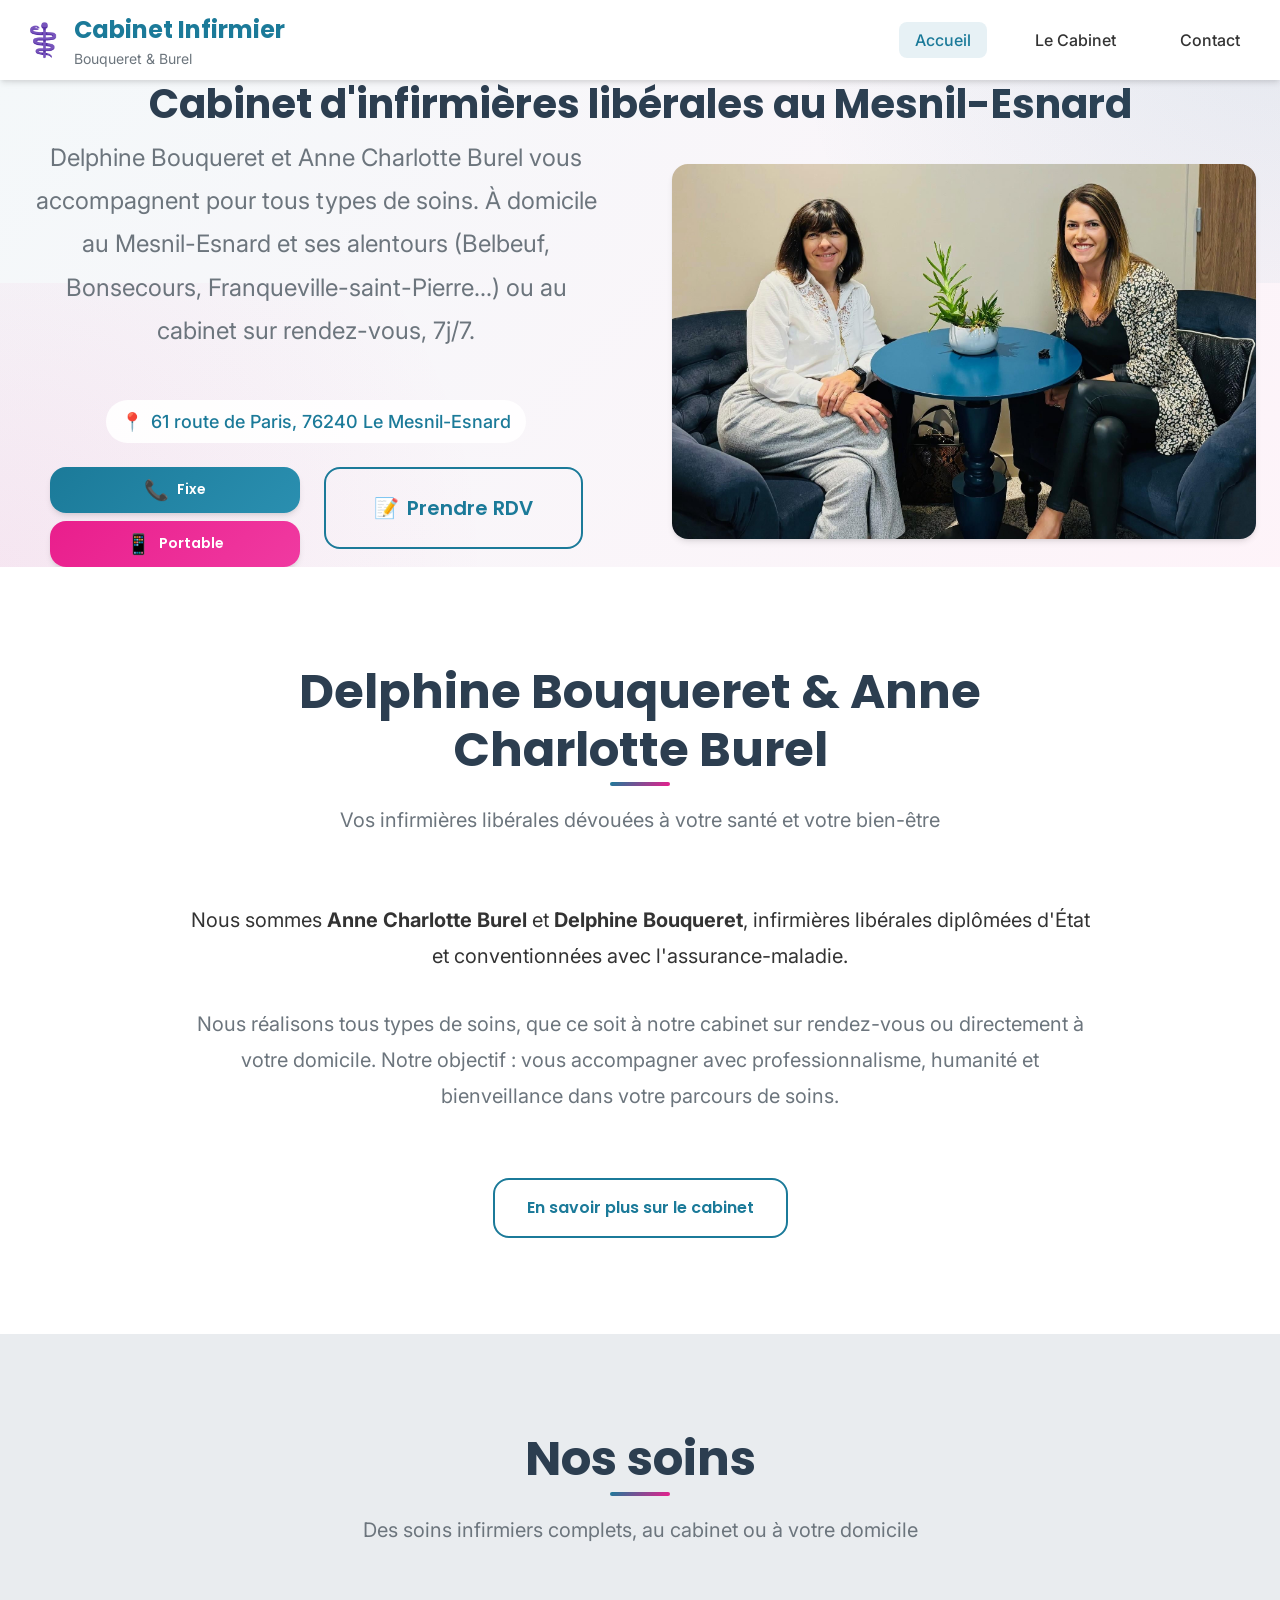
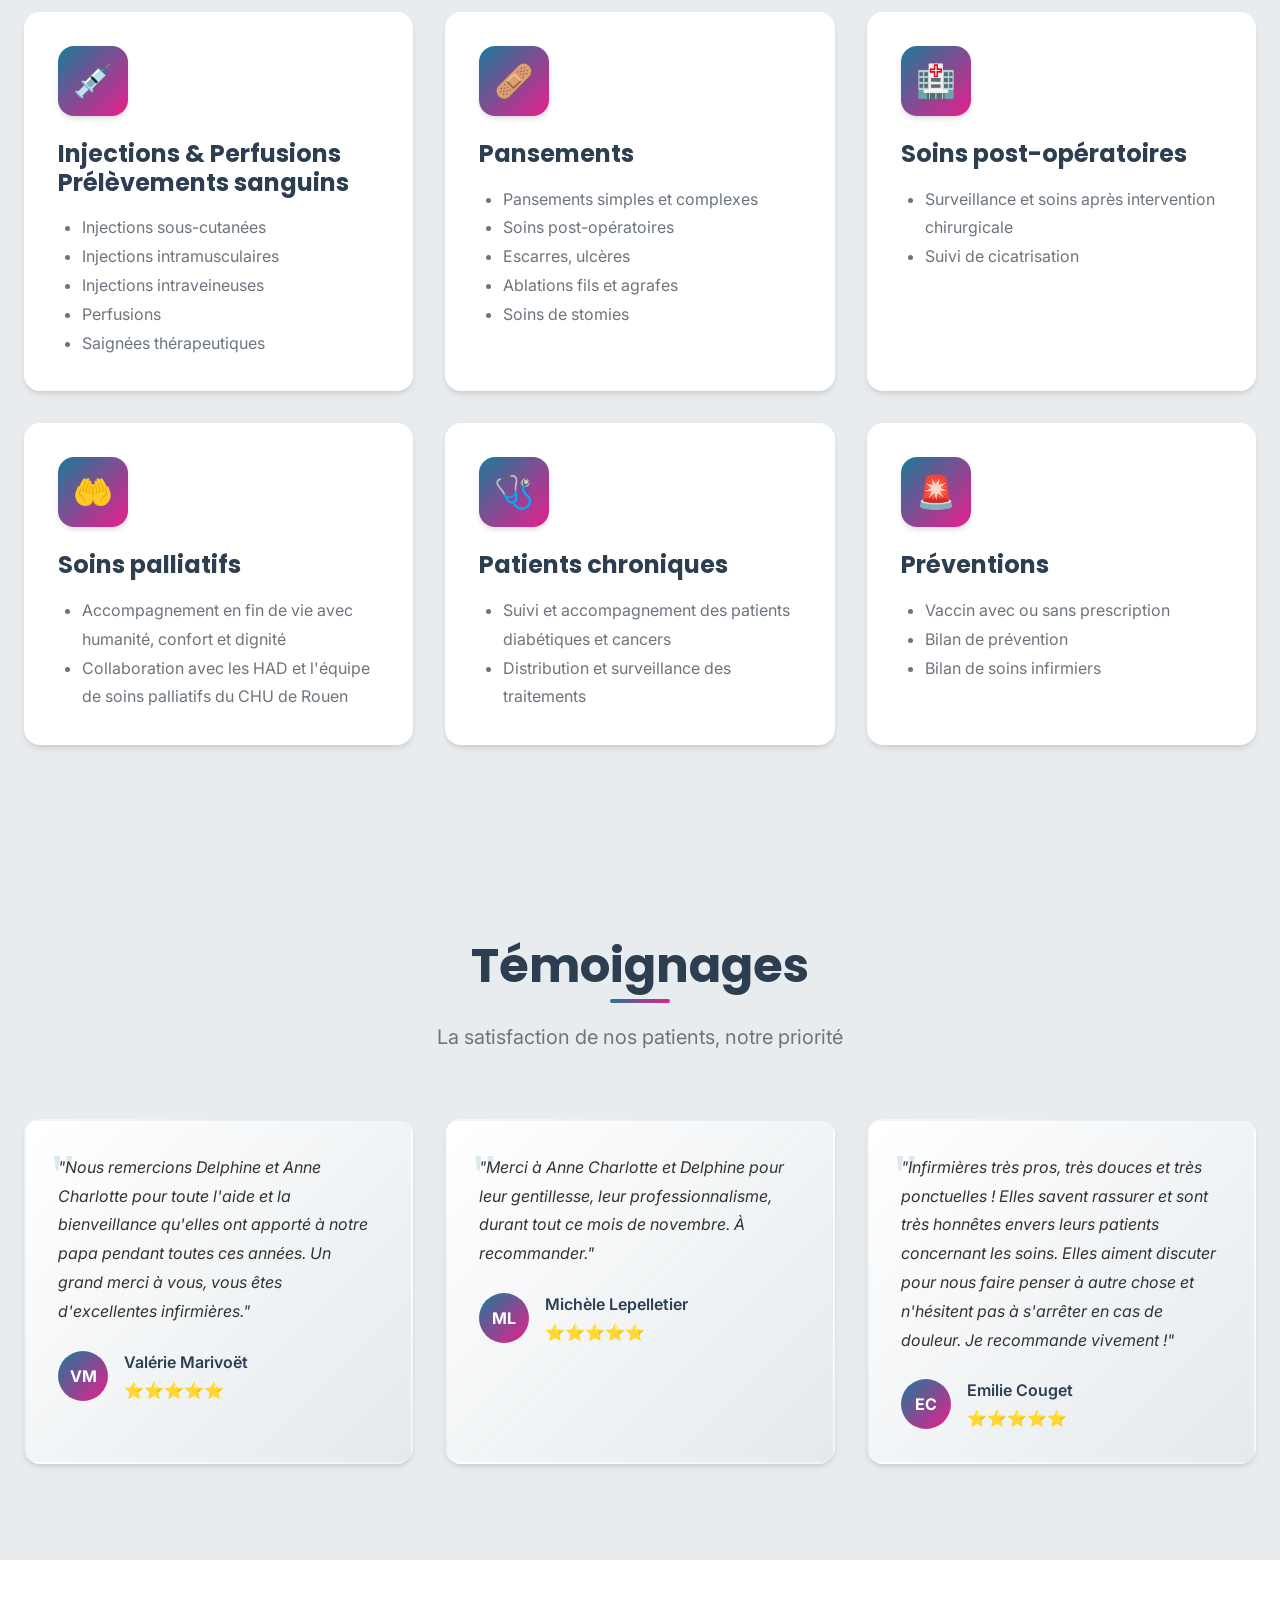
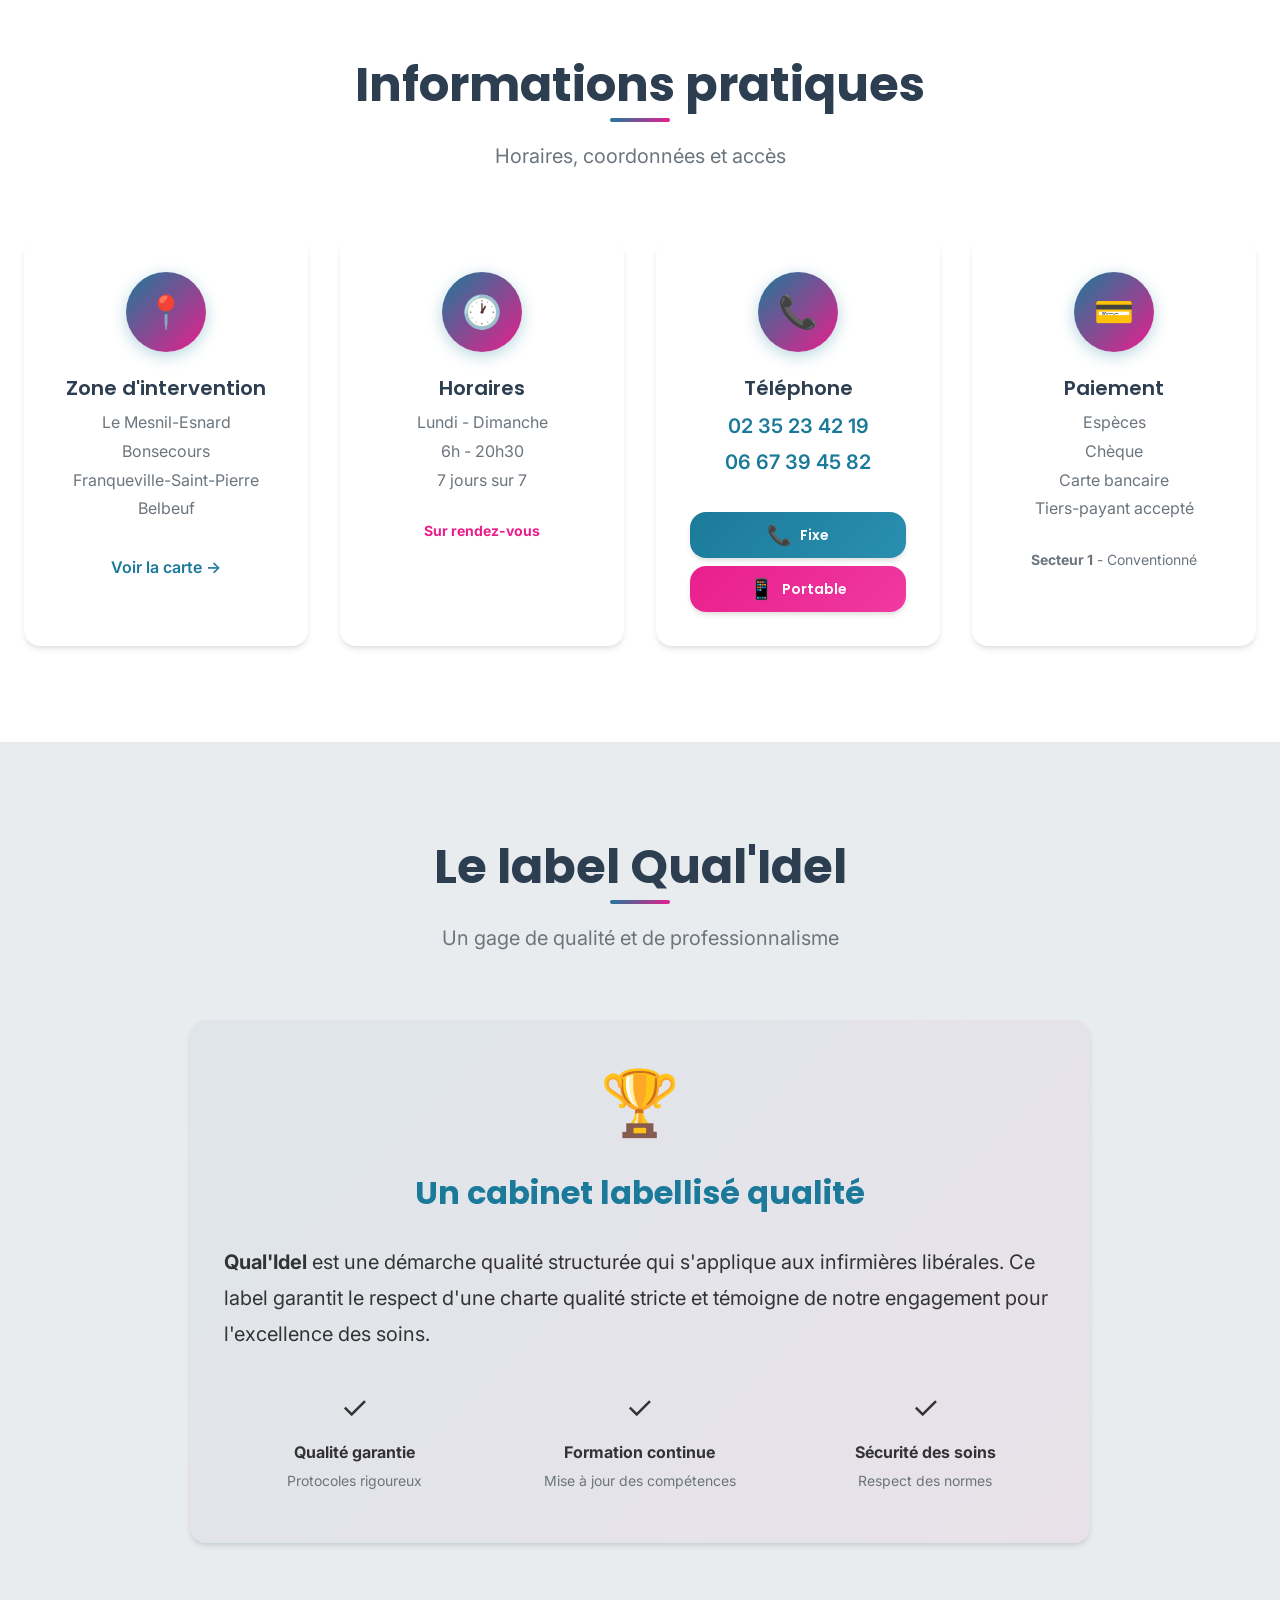
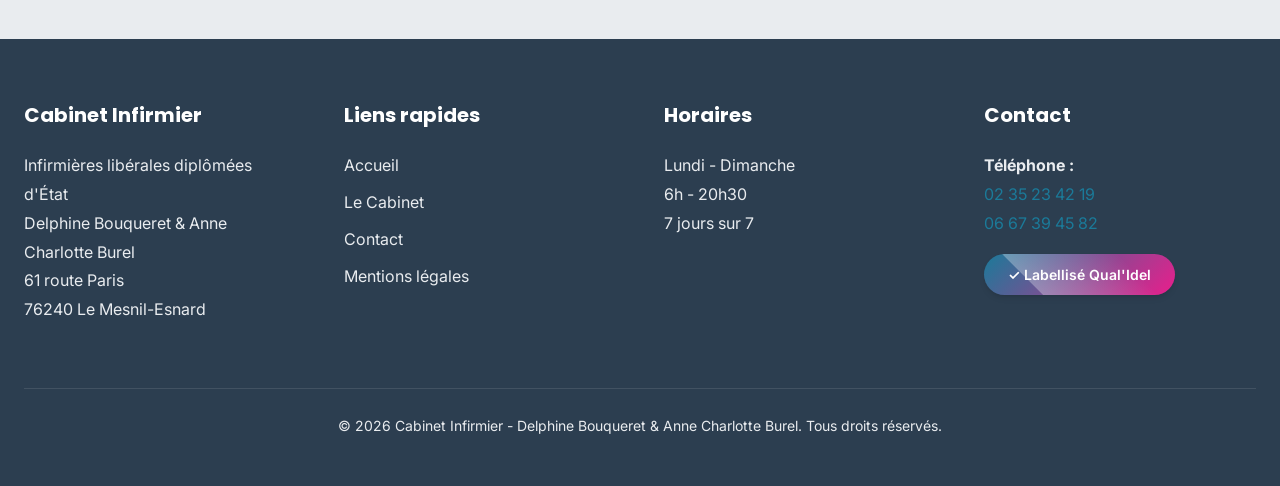
<file: index.html>
<!DOCTYPE html>
<html lang="fr">

<head>
  <meta charset="UTF-8">
  <meta name="viewport" content="width=device-width, initial-scale=1.0">
  <meta name="description"
    content="Delphine Bouqueret et Anne Charlotte Burel, infirmières libérales au Mesnil-Esnard (76). Soins infirmiers à domicile et au cabinet 7j/7.">
  <meta name="keywords"
    content="infirmière libérale, infirmières, soins à domicile, Le Mesnil-Esnard, 76240, soins infirmiers, Delphine Bouqueret, Anne Charlotte Burel">
  <meta name="author" content="Delphine Bouqueret & Anne Charlotte Burel">

  <!-- Open Graph / Facebook -->
  <meta property="og:type" content="website">
  <meta property="og:url" content="https://www.votre-site.fr/">
  <meta property="og:title" content="Infirmières Libérales Le Mesnil-Esnard | Bouqueret & Burel">
  <meta property="og:description"
    content="Delphine Bouqueret et Anne Charlotte Burel, infirmières libérales au Mesnil-Esnard. Soins à domicile et sur rendez-vous 7j/7.">
  <meta property="og:image" content="https://www.votre-site.fr/assets/images/portrait-infirmieres.jpg">

  <!-- Favicon -->
  <link rel="icon"
    href="data:image/svg+xml,<svg xmlns=%22http://www.w3.org/2000/svg%22 viewBox=%220 0 100 100%22><text y=%22.9em%22 font-size=%2290%22>⚕️</text></svg>">

  <!-- Google Fonts -->
  <link rel="preconnect" href="https://fonts.googleapis.com">
  <link rel="preconnect" href="https://fonts.gstatic.com" crossorigin>
  <link
    href="https://fonts.googleapis.com/css2?family=Inter:wght@300;400;500;600;700&family=Poppins:wght@300;400;500;600;700&display=swap"
    rel="stylesheet">

  <!-- Stylesheets -->
  <link rel="stylesheet" href="assets/css/variables.css">
  <link rel="stylesheet" href="assets/css/style.css">
  <link rel="stylesheet" href="assets/css/responsive.css">

  <!-- Schema.org markup for Google -->
  <script type="application/ld+json">
  {
    "@context": "https://schema.org",
    "@type": "MedicalBusiness",
    "name": "Cabinet d'Infirmières Libérales - Bouqueret & Burel",
    "alternateName": ["Delphine Bouqueret", "Anne Charlotte Burel"],
    "image": "https://www.votre-site.fr/assets/images/portrait-infirmieres.jpg",
    "description": "Infirmières libérales au Mesnil-Esnard. Soins infirmiers à domicile et au cabinet.",
    "address": {
      "@type": "PostalAddress",
      "streetAddress": "61 route de Paris",
      "addressLocality": "Le Mesnil-Esnard",
      "postalCode": "76240",
      "addressCountry": "FR"
    },
    "telephone": "+33235234219",
    "openingHoursSpecification": {
      "@type": "OpeningHoursSpecification",
      "dayOfWeek": ["Monday", "Tuesday", "Wednesday", "Thursday", "Friday", "Saturday", "Sunday"],
      "opens": "06:00",
      "closes": "20:30"
    },
    "priceRange": "€€",
    "paymentAccepted": ["Cash", "Check"]
  }
  </script>

  <title>Infirmières Libérales Le Mesnil-Esnard | Bouqueret & Burel</title>
</head>

<body>
  <!-- LOADER -->
  <div class="page-loader">
    <div class="loader-spinner"></div>
  </div>

  <!-- HEADER -->
  <header class="header">
    <div class="header-container">
      <div class="header-logo">
        <div style="display: flex; align-items: center; gap: 10px;">
          <span style="font-size: 2rem;">⚕️</span>
          <div>
            <div class="logo-text">Cabinet Infirmier</div>
            <div class="logo-subtitle">Bouqueret & Burel</div>
          </div>
        </div>
      </div>

      <nav class="nav">
        <ul class="nav-menu">
          <li><a href="index.html" class="nav-link active">Accueil</a></li>

          <li><a href="pages/cabinet.html" class="nav-link">Le Cabinet</a></li>
          <li><a href="pages/contact.html" class="nav-link">Contact</a></li>
        </ul>

        <button class="nav-toggle" aria-label="Toggle navigation">
          <span></span>
          <span></span>
          <span></span>
        </button>
      </nav>
    </div>
  </header>

  <!-- HERO SECTION -->
  <section class="hero"
    style="min-height: 60vh; display: flex; align-items: center; padding-top: var(--header-height);">
    <div class="container">
      <div style="text-align: center; margin-bottom: var(--spacing-sm);">
        <h1 style="margin-bottom: 0; color: var(--color-neutral-dark); font-size: var(--font-size-3xl);">
          Cabinet d'infirmières libérales au Mesnil-Esnard
        </h1>
      </div>
      <div class="hero-content" style="align-items: center; justify-content: center; text-align: center;">
        <div class="hero-text">
          <p class="hero-subtitle">
            Delphine Bouqueret et Anne Charlotte Burel vous accompagnent pour tous
            types de soins. À domicile au Mesnil-Esnard et ses alentours (Belbeuf, Bonsecours,
            Franqueville-saint-Pierre...) ou au cabinet sur rendez-vous, 7j/7.
          </p>
          <div
            style="margin-top: var(--spacing-md); margin-bottom: var(--spacing-lg); display: flex; align-items: center; justify-content: center; gap: 8px; font-size: var(--font-size-md); font-weight: var(--font-weight-medium); color: var(--color-primary); background: rgba(255,255,255,0.9); padding: 8px 15px; border-radius: 50px; width: fit-content; margin-left: auto; margin-right: auto;">
            <span>📍</span>
            <span>61 route de Paris, 76240 Le Mesnil-Esnard</span>
          </div>
          <div class="hero-cta">
            <div class="contact-actions" style="margin-top: 0; width: auto; min-width: 250px;">
              <a href="tel:+33235234219" class="btn btn-primary btn-large" title="Appeler le cabinet (fixe)">
                <span class="btn-icon">📞</span> Fixe
              </a>
              <a href="tel:+33667394582" class="btn btn-secondary btn-large" title="Appeler l'infirmier (mobile)">
                <span class="btn-icon">📱</span> Portable
              </a>
              <a href="sms:+33667394582" class="btn btn-outline btn-large mobile-only" title="Envoyer un SMS">
                <span class="btn-icon">💬</span> SMS
              </a>
            </div>
            <a href="pages/contact.html" class="btn btn-outline btn-large" style="height: fit-content; align-self: flex-start;">
              <span class="btn-icon">📝</span> Prendre RDV
            </a>
          </div>
        </div>

        <div class="hero-image">
          <img src="assets/images/portrait-infirmieres.jpg"
            alt="Delphine Bouqueret et Anne Charlotte Burel, infirmières libérales au Mesnil-Esnard"
            style="max-width: 100%; border-radius: var(--border-radius-lg); box-shadow: var(--shadow-md);">
        </div>
      </div>
    </div>
  </section>

  <!-- SECTION À PROPOS -->
  <section class="section">
    <div class="container">
      <div class="section-header">
        <h2 class="section-title">Delphine Bouqueret & Anne Charlotte Burel</h2>
        <p class="section-subtitle">
          Vos infirmières libérales dévouées à votre santé et votre bien-être
        </p>
      </div>

      <div style="max-width: 900px; margin: 0 auto; text-align: center;">
        <p
          style="font-size: var(--font-size-lg); line-height: var(--line-height-relaxed); margin-bottom: var(--spacing-xl);">
          Nous sommes <strong>Anne Charlotte Burel</strong> et <strong>Delphine Bouqueret</strong>, infirmières
          libérales diplômées d'État et conventionnées avec l'assurance-maladie.
        </p>
        <p
          style="font-size: var(--font-size-lg); line-height: var(--line-height-relaxed); color: var(--color-text-secondary);">
          Nous réalisons tous types de soins, que ce soit à notre cabinet sur rendez-vous ou
          directement à votre domicile.
          Notre objectif : vous accompagner avec professionnalisme, humanité et bienveillance dans votre parcours de
          soins.
        </p>
        <a href="pages/cabinet.html" class="btn btn-outline" style="margin-top: var(--spacing-2xl);">
          En savoir plus sur le cabinet
        </a>
      </div>
    </div>
  </section>

  <!-- SECTION SERVICES -->
  <section class="section section-gray">
    <div class="container">
      <div class="section-header">
        <h2 class="section-title">Nos soins</h2>
        <p class="section-subtitle">
          Des soins infirmiers complets, au cabinet ou à votre domicile
        </p>
      </div>

      <div class="card-grid">
        <div class="card">
          <div class="card-icon">💉</div>
          <h3 class="card-title">Injections & Perfusions<br>Prélèvements sanguins</h3>
          <ul class="card-text" style="list-style-type: disc; padding-left: var(--spacing-lg); margin-top: 0;">
            <li>Injections sous-cutanées</li>
            <li>Injections intramusculaires</li>
            <li>Injections intraveineuses</li>
            <li>Perfusions</li>
            <li>Saignées thérapeutiques</li>
          </ul>
        </div>

        <div class="card">
          <div class="card-icon">🩹</div>
          <h3 class="card-title">Pansements</h3>
          <ul class="card-text" style="list-style-type: disc; padding-left: var(--spacing-lg); margin-top: 0;">
            <li>Pansements simples et complexes</li>
            <li>Soins post-opératoires</li>
            <li>Escarres, ulcères</li>
            <li>Ablations fils et agrafes</li>
            <li>Soins de stomies</li>
          </ul>
        </div>

        <div class="card">
          <div class="card-icon">🏥</div>
          <h3 class="card-title">Soins post-opératoires</h3>
          <ul class="card-text" style="list-style-type: disc; padding-left: var(--spacing-lg); margin-top: 0;">
            <li>Surveillance et soins après intervention chirurgicale</li>
            <li>Suivi de cicatrisation</li>
          </ul>
        </div>

        <div class="card">
          <div class="card-icon">🤲</div>
          <h3 class="card-title">Soins palliatifs</h3>
          <ul class="card-text" style="list-style-type: disc; padding-left: var(--spacing-lg); margin-top: 0;">
            <li>Accompagnement en fin de vie avec humanité, confort et dignité</li>
            <li>Collaboration avec les HAD et l'équipe de soins palliatifs du CHU de Rouen</li>
          </ul>
        </div>

        <div class="card">
          <div class="card-icon">🩺</div>
          <h3 class="card-title">Patients chroniques</h3>
          <ul class="card-text" style="list-style-type: disc; padding-left: var(--spacing-lg); margin-top: 0;">
            <li>Suivi et accompagnement des patients diabétiques et cancers</li>
            <li>Distribution et surveillance des traitements</li>
          </ul>
        </div>

        <div class="card">
          <div class="card-icon">🚨</div>
          <h3 class="card-title">Préventions</h3>
          <ul class="card-text" style="list-style-type: disc; padding-left: var(--spacing-lg); margin-top: 0;">
            <li>Vaccin avec ou sans prescription</li>
            <li>Bilan de prévention</li>
            <li>Bilan de soins infirmiers</li>
          </ul>
        </div>
      </div>


    </div>
  </section>



  <!-- SECTION TÉMOIGNAGES -->
  <section class="section section-gray">
    <div class="container">
      <div class="section-header">
        <h2 class="section-title">Témoignages</h2>
        <p class="section-subtitle">
          La satisfaction de nos patients, notre priorité
        </p>
      </div>

      <div class="testimonial-grid">
        <div class="testimonial">
          <p class="testimonial-text">
            "Nous remercions Delphine et Anne Charlotte pour toute l'aide et la bienveillance qu'elles ont apporté à
            notre papa pendant toutes ces années.
            Un grand merci à vous, vous êtes d'excellentes infirmières."
          </p>
          <div class="testimonial-author">
            <div class="testimonial-avatar">VM</div>
            <div>
              <div class="testimonial-name">Valérie Marivoët</div>
              <div class="testimonial-rating">⭐⭐⭐⭐⭐</div>
            </div>
          </div>
        </div>

        <div class="testimonial">
          <p class="testimonial-text">
            "Merci à Anne Charlotte et Delphine pour leur gentillesse, leur professionnalisme, durant tout ce mois de
            novembre.
            À recommander."
          </p>
          <div class="testimonial-author">
            <div class="testimonial-avatar">ML</div>
            <div>
              <div class="testimonial-name">Michèle Lepelletier</div>
              <div class="testimonial-rating">⭐⭐⭐⭐⭐</div>
            </div>
          </div>
        </div>

        <div class="testimonial">
          <p class="testimonial-text">
            "Infirmières très pros, très douces et très ponctuelles !
            Elles savent rassurer et sont très honnêtes envers leurs patients concernant les soins.
            Elles aiment discuter pour nous faire penser à autre chose et n'hésitent pas à s'arrêter en cas de douleur.
            Je recommande vivement !"
          </p>
          <div class="testimonial-author">
            <div class="testimonial-avatar">EC</div>
            <div>
              <div class="testimonial-name">Emilie Couget</div>
              <div class="testimonial-rating">⭐⭐⭐⭐⭐</div>
            </div>
          </div>
        </div>
      </div>
    </div>
  </section>

  <!-- SECTION INFORMATIONS PRATIQUES -->
  <section class="section">
    <div class="container">
      <div class="section-header">
        <h2 class="section-title">Informations pratiques</h2>
        <p class="section-subtitle">
          Horaires, coordonnées et accès
        </p>
      </div>

      <div class="info-grid">
        <div class="info-item">
          <div class="info-icon">📍</div>
          <h3 class="info-title">Zone d'intervention</h3>
          <p class="info-text">
            Le Mesnil-Esnard<br>
            Bonsecours<br>
            Franqueville-Saint-Pierre<br>
            Belbeuf
          </p>
          <a href="pages/contact.html#map" class="info-link">Voir la carte →</a>
        </div>

        <div class="info-item">
          <div class="info-icon">🕐</div>
          <h3 class="info-title">Horaires</h3>
          <p class="info-text">
            Lundi - Dimanche<br>
            6h - 20h30<br>
            7 jours sur 7
          </p>
          <p class="info-text"
            style="margin-top: var(--spacing-sm); font-size: var(--font-size-sm); color: var(--color-secondary);">
            <strong>Sur rendez-vous</strong>
          </p>
        </div>

        <div class="info-item">
          <div class="info-icon">📞</div>
          <h3 class="info-title">Téléphone</h3>
          <p class="info-text">
            <span class="phone-number" style="font-size: var(--font-size-lg); font-weight: var(--font-weight-semibold); color: var(--color-primary);">
              02 35 23 42 19 <br>
              06 67 39 45 82
            </span>
          </p>
          <div class="contact-actions">
            <a href="tel:+33235234219" class="btn btn-primary" title="Appeler le cabinet (fixe)">
              <span class="btn-icon">📞</span> Fixe
            </a>
            <a href="tel:+33667394582" class="btn btn-secondary" title="Appeler l'infirmier (mobile)">
              <span class="btn-icon">📱</span> Portable
            </a>
            <a href="sms:+33667394582" class="btn btn-outline mobile-only" title="Envoyer un SMS">
              <span class="btn-icon">💬</span> Envoyer un SMS
            </a>
          </div>
        </div>

        <div class="info-item">
          <div class="info-icon">💳</div>
          <h3 class="info-title">Paiement</h3>
          <p class="info-text">
            Espèces<br>
            Chèque<br>
            Carte bancaire<br>
            Tiers-payant accepté
          </p>
          <p class="info-text" style="margin-top: var(--spacing-sm); font-size: var(--font-size-sm);">
            <strong>Secteur 1</strong> - Conventionné
          </p>
        </div>
      </div>
    </div>
  </section>

  <!-- SECTION QUAL'IDEL -->
  <section class="section section-gray">
    <div class="container">
      <div class="section-header">
        <h2 class="section-title">Le label Qual'Idel</h2>
        <p class="section-subtitle">
          Un gage de qualité et de professionnalisme
        </p>
      </div>

      <div style="max-width: 900px; margin: 0 auto;">
        <div class="card"
          style="background: linear-gradient(135deg, rgba(27, 122, 153, 0.05) 0%, rgba(233, 30, 140, 0.05) 100%);">
          <div style="text-align: center; margin-bottom: var(--spacing-xl);">
            <div style="font-size: 4rem; margin-bottom: var(--spacing-lg);">🏆</div>
            <h3 style="font-size: var(--font-size-2xl); color: var(--color-primary); margin-bottom: var(--spacing-md);">
              Un cabinet labellisé qualité
            </h3>
          </div>

          <p
            style="font-size: var(--font-size-lg); line-height: var(--line-height-relaxed); margin-bottom: var(--spacing-lg);">
            <strong>Qual'Idel</strong> est une démarche qualité structurée qui s'applique aux infirmières libérales.
            Ce label garantit le respect d'une charte qualité stricte et témoigne de notre engagement pour l'excellence
            des soins.
          </p>

          <div
            style="display: grid; grid-template-columns: repeat(auto-fit, minmax(200px, 1fr)); gap: var(--spacing-lg); margin-top: var(--spacing-xl);">
            <div style="text-align: center;">
              <div style="font-size: var(--font-size-2xl); margin-bottom: var(--spacing-sm);">✓</div>
              <strong>Qualité garantie</strong>
              <p
                style="color: var(--color-text-secondary); font-size: var(--font-size-sm); margin-top: var(--spacing-xs);">
                Protocoles rigoureux
              </p>
            </div>
            <div style="text-align: center;">
              <div style="font-size: var(--font-size-2xl); margin-bottom: var(--spacing-sm);">✓</div>
              <strong>Formation continue</strong>
              <p
                style="color: var(--color-text-secondary); font-size: var(--font-size-sm); margin-top: var(--spacing-xs);">
                Mise à jour des compétences
              </p>
            </div>
            <div style="text-align: center;">
              <div style="font-size: var(--font-size-2xl); margin-bottom: var(--spacing-sm);">✓</div>
              <strong>Sécurité des soins</strong>
              <p
                style="color: var(--color-text-secondary); font-size: var(--font-size-sm); margin-top: var(--spacing-xs);">
                Respect des normes
              </p>
            </div>
          </div>
        </div>
      </div>
    </div>
  </section>

  <!-- FOOTER -->
  <footer class="footer">
    <div class="container">
      <div class="footer-content">
        <div class="footer-section">
          <h3>Cabinet Infirmier</h3>
          <p>
            Infirmières libérales diplômées d'État<br>
            Delphine Bouqueret & Anne Charlotte Burel<br>
            61 route Paris<br>
            76240 Le Mesnil-Esnard
          </p>
        </div>

        <div class="footer-section">
          <h3>Liens rapides</h3>
          <ul class="footer-links">
            <li><a href="index.html">Accueil</a></li>

            <li><a href="pages/cabinet.html">Le Cabinet</a></li>
            <li><a href="pages/contact.html">Contact</a></li>
            <li><a href="pages/mentions-legales.html">Mentions légales</a></li>
          </ul>
        </div>

        <div class="footer-section">
          <h3>Horaires</h3>
          <p>
            Lundi - Dimanche<br>
            6h - 20h30<br>
            7 jours sur 7
          </p>
        </div>

        <div class="footer-section">
          <h3>Contact</h3>
          <p>
            <strong>Téléphone :</strong><br>
            <a href="tel:+33235234219" class="phone-number">02 35 23 42 19</a><br>
            <a href="tel:+33667394582" class="phone-number">06 67 39 45 82</a>
          </p>
          <p style="margin-top: var(--spacing-md);">
            <span class="badge-qualidel" style="display: inline-flex;">✓ Labellisé Qual'Idel</span>
          </p>
        </div>
      </div>

      <div class="footer-bottom">
        <p>&copy; 2026 Cabinet Infirmier - Delphine Bouqueret & Anne Charlotte Burel. Tous droits réservés.</p>
      </div>
    </div>
  </footer>

  <!-- BOUTON RETOUR EN HAUT -->
  <button class="back-to-top" aria-label="Retour en haut">↑</button>

  <!-- SCRIPTS -->
  <script src="assets/js/main.js"></script>
</body>

</html>
</file>
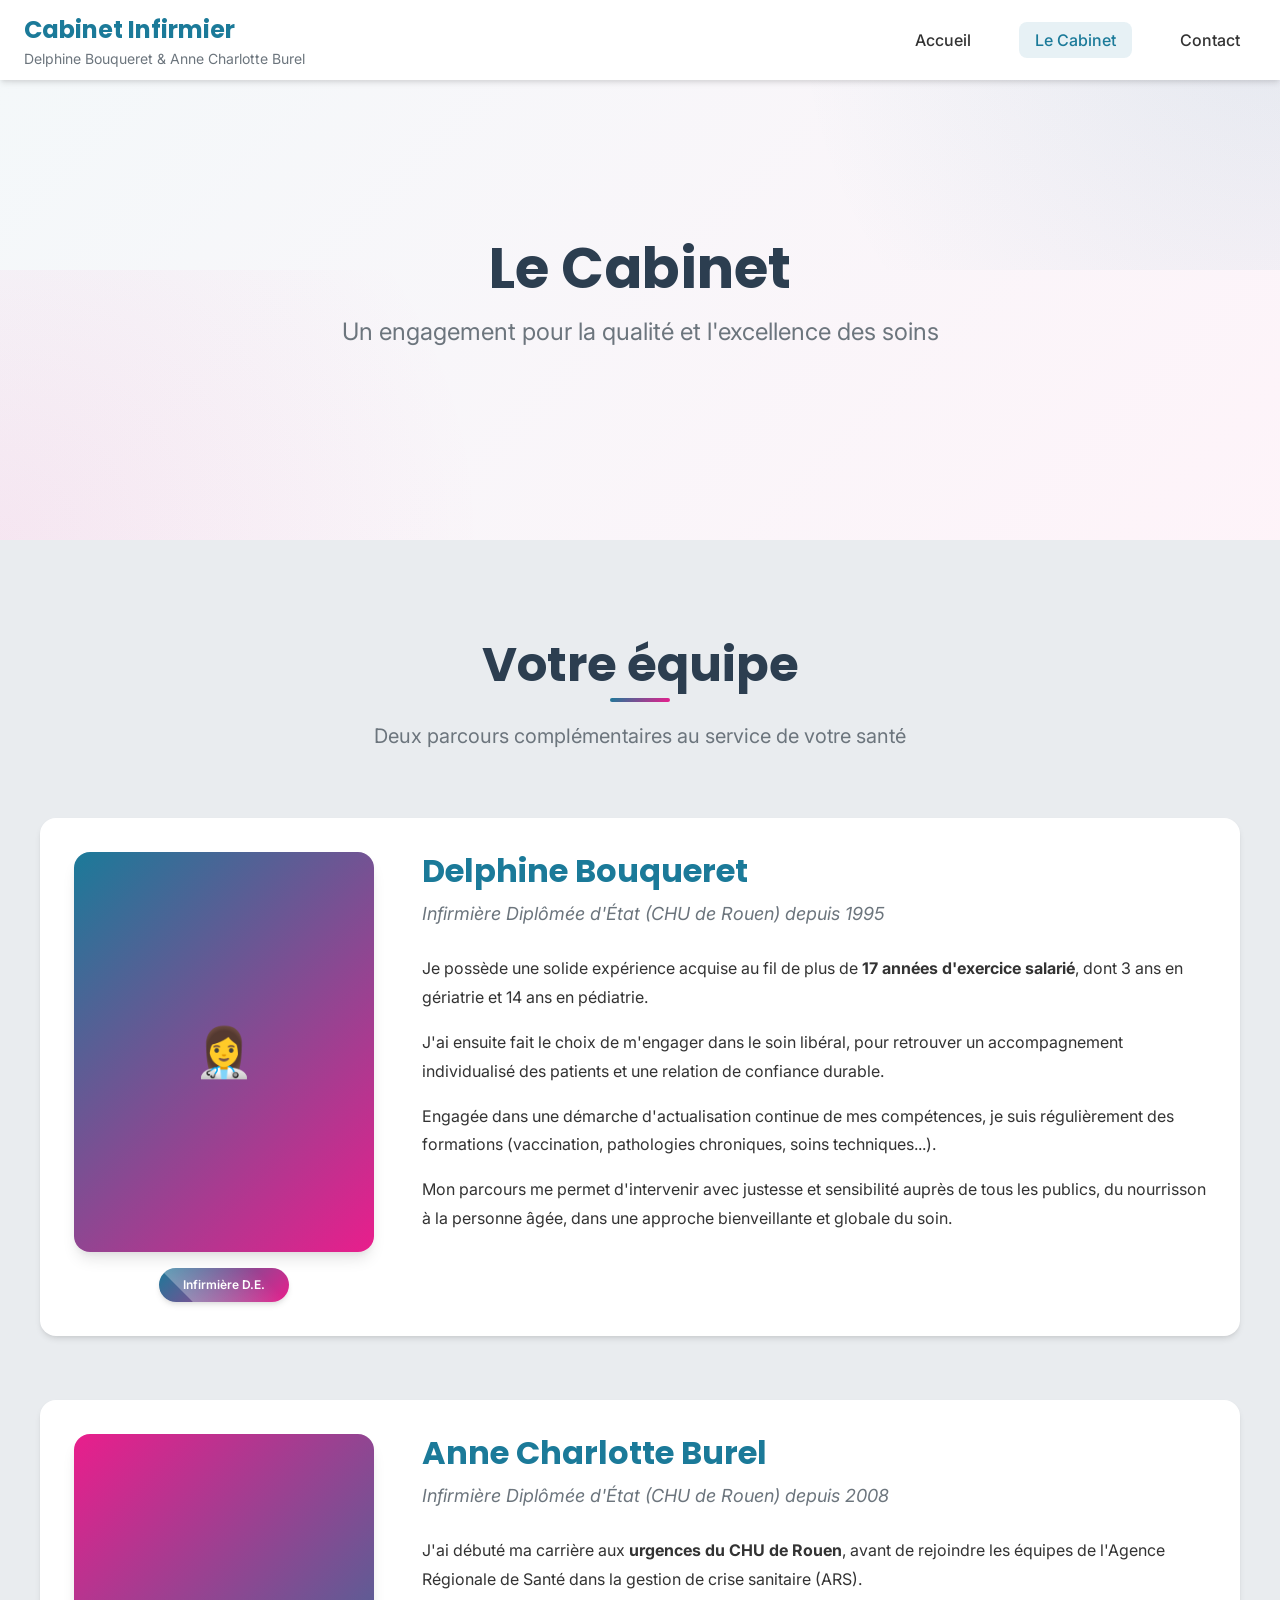
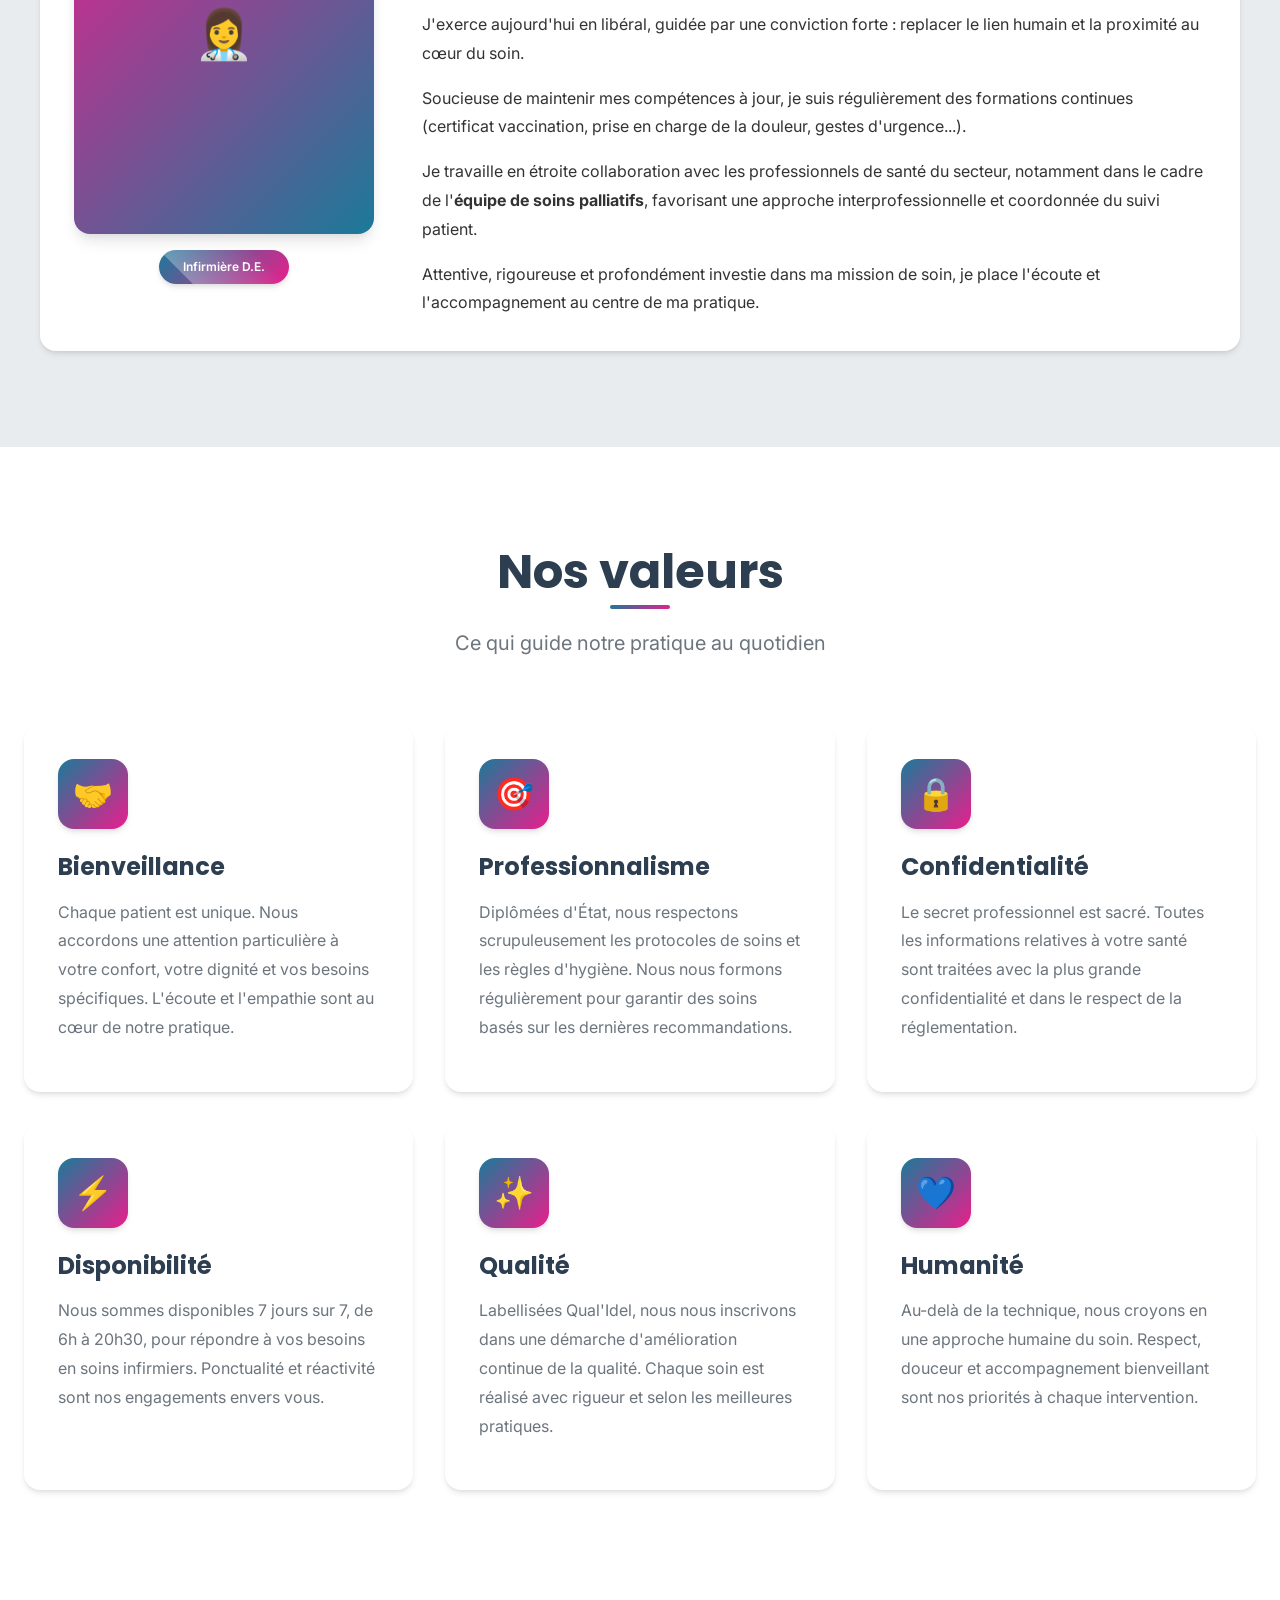
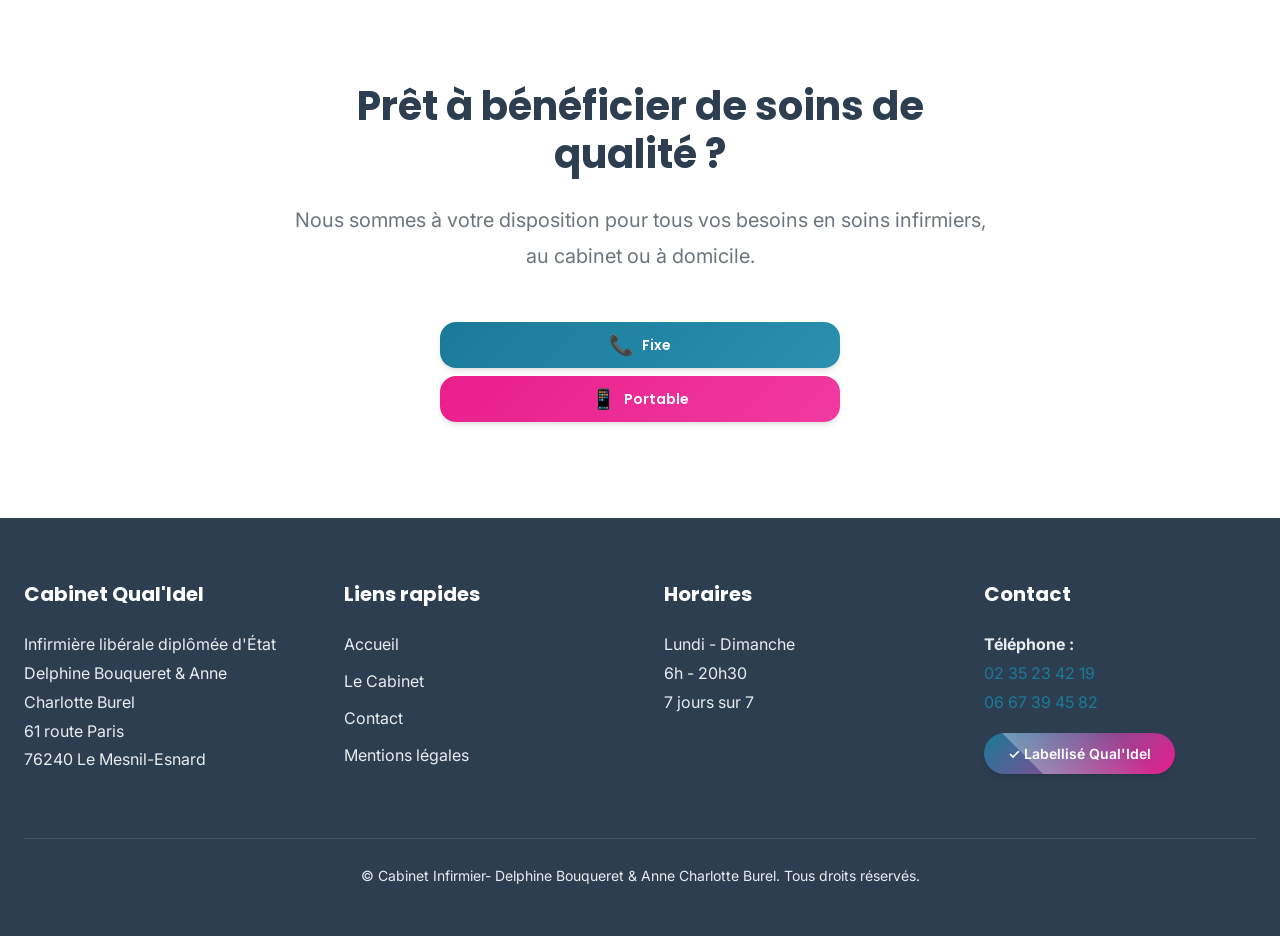
<file: pages/cabinet.html>
<!DOCTYPE html>
<html lang="fr">

<head>
  <meta charset="UTF-8">
  <meta name="viewport" content="width=device-width, initial-scale=1.0">
  <meta name="description"
    content="Découvrez le cabinet infirmier : présentation d'Anne-Charlotte Burel et Delphine Bouqueret, valeurs, label qualité et engagement professionnel.">
  <meta name="keywords"
    content="cabinet infirmier, Anne-Charlotte Burel, Delphine Bouqueret, label qualité, infirmières libérales, Le Mesnil-Esnard">

  <!-- Open Graph -->
  <meta property="og:title" content="Le Cabinet - Cabinet Infirmier Qual'Idel">
  <meta property="og:description" content="Un cabinet labellisé qualité pour des soins d'excellence.">

  <!-- Favicon -->
  <link rel="icon"
    href="data:image/svg+xml,<svg xmlns=%22http://www.w3.org/2000/svg%22 viewBox=%220 0 100 100%22><text y=%22.9em%22 font-size=%2290%22>⚕️</text></svg>">

  <!-- Google Fonts -->
  <link rel="preconnect" href="https://fonts.googleapis.com">
  <link rel="preconnect" href="https://fonts.gstatic.com" crossorigin>
  <link
    href="https://fonts.googleapis.com/css2?family=Inter:wght@300;400;500;600;700&family=Poppins:wght@300;400;500;600;700&display=swap"
    rel="stylesheet">

  <!-- Stylesheets -->
  <link rel="stylesheet" href="../assets/css/variables.css">
  <link rel="stylesheet" href="../assets/css/style.css">
  <link rel="stylesheet" href="../assets/css/responsive.css">

  <title>Le Cabinet - Cabinet Infirmier Qual'Idel</title>
</head>

<body>
  <!-- LOADER -->
  <div class="page-loader">
    <div class="loader-spinner"></div>
  </div>

  <!-- HEADER -->
  <header class="header">
    <div class="header-container">
      <div class="header-logo">
        <div>
          <a href="../index.html" style="text-decoration: none; color: inherit;">
            <div class="logo-text">Cabinet Infirmier</div>
            <div class="logo-subtitle">Delphine Bouqueret & Anne Charlotte Burel</div>
          </a>
        </div>
      </div>

      <nav class="nav">
        <ul class="nav-menu">
          <li><a href="../index.html" class="nav-link">Accueil</a></li>

          <li><a href="cabinet.html" class="nav-link active">Le Cabinet</a></li>
          <li><a href="contact.html" class="nav-link">Contact</a></li>
        </ul>

        <button class="nav-toggle" aria-label="Toggle navigation">
          <span></span>
          <span></span>
          <span></span>
        </button>
      </nav>
    </div>
  </header>

  <!-- HERO SECTION -->
  <section class="hero" style="min-height: 60vh;">
    <div class="container">
      <div class="hero-content" style="grid-template-columns: 1fr; text-align: center;">
        <div class="hero-text">
          <h1>Le Cabinet</h1>
          <p class="hero-subtitle">
            Un engagement pour la qualité et l'excellence des soins
          </p>
        </div>
      </div>
    </div>
  </section>

  <!-- SECTION VOTRE ÉQUIPE -->
  <section class="section section-gray">
    <div class="container">
      <div class="section-header">
        <h2 class="section-title">Votre équipe</h2>
        <p class="section-subtitle">
          Deux parcours complémentaires au service de votre santé
        </p>
      </div>

      <div
        style="display: grid; grid-template-columns: 1fr; gap: var(--spacing-3xl); max-width: 1200px; margin: 0 auto;">

        <!-- DELPHINE BOUQUERET -->
        <div class="card"
          style="display: grid; grid-template-columns: 300px 1fr; gap: var(--spacing-2xl); align-items: start;">
          <!-- Photo placeholder -->
          <div style="text-align: center;">
            <div
              style="width: 100%; aspect-ratio: 3/4; background: linear-gradient(135deg, var(--color-primary), var(--color-secondary)); border-radius: var(--border-radius-lg); display: flex; align-items: center; justify-content: center; color: var(--color-white); font-size: var(--font-size-4xl); box-shadow: var(--shadow-lg); margin-bottom: var(--spacing-md);">
              👩‍⚕️
            </div>
            <span class="badge-qualidel" style="font-size: var(--font-size-xs);">Infirmière D.E.</span>
          </div>

          <!-- Texte -->
          <div>
            <h3 style="font-size: var(--font-size-2xl); color: var(--color-primary); margin-bottom: var(--spacing-sm);">
              Delphine Bouqueret
            </h3>
            <p
              style="font-size: var(--font-size-md); color: var(--color-text-secondary); margin-bottom: var(--spacing-lg); font-style: italic;">
              Infirmière Diplômée d'État (CHU de Rouen) depuis 1995
            </p>

            <div
              style="font-size: var(--font-size-base); line-height: var(--line-height-relaxed); color: var(--color-text-primary);">
              <p style="margin-bottom: var(--spacing-md);">
                Je possède une solide expérience acquise au fil de plus de <strong>17 années d'exercice
                  salarié</strong>, dont 3 ans en gériatrie et 14 ans en pédiatrie.
              </p>
              <p style="margin-bottom: var(--spacing-md);">
                J'ai ensuite fait le choix de m'engager dans le soin libéral, pour retrouver un accompagnement
                individualisé des patients et une relation de confiance durable.
              </p>
              <p style="margin-bottom: var(--spacing-md);">
                Engagée dans une démarche d'actualisation continue de mes compétences, je suis régulièrement des
                formations (vaccination, pathologies chroniques, soins techniques...).
              </p>
              <p style="margin-bottom: 0;">
                Mon parcours me permet d'intervenir avec justesse et sensibilité auprès de tous les publics, du
                nourrisson à la personne âgée, dans une approche bienveillante et globale du soin.
              </p>
            </div>
          </div>
        </div>

        <!-- ANNE CHARLOTTE BUREL -->
        <div class="card"
          style="display: grid; grid-template-columns: 300px 1fr; gap: var(--spacing-2xl); align-items: start;">
          <!-- Photo placeholder -->
          <div style="text-align: center;">
            <div
              style="width: 100%; aspect-ratio: 3/4; background: linear-gradient(135deg, var(--color-secondary), var(--color-primary)); border-radius: var(--border-radius-lg); display: flex; align-items: center; justify-content: center; color: var(--color-white); font-size: var(--font-size-4xl); box-shadow: var(--shadow-lg); margin-bottom: var(--spacing-md);">
              👩‍⚕️
            </div>
            <span class="badge-qualidel" style="font-size: var(--font-size-xs);">Infirmière D.E.</span>
          </div>

          <!-- Texte -->
          <div>
            <h3 style="font-size: var(--font-size-2xl); color: var(--color-primary); margin-bottom: var(--spacing-sm);">
              Anne Charlotte Burel
            </h3>
            <p
              style="font-size: var(--font-size-md); color: var(--color-text-secondary); margin-bottom: var(--spacing-lg); font-style: italic;">
              Infirmière Diplômée d'État (CHU de Rouen) depuis 2008
            </p>

            <div
              style="font-size: var(--font-size-base); line-height: var(--line-height-relaxed); color: var(--color-text-primary);">
              <p style="margin-bottom: var(--spacing-md);">
                J'ai débuté ma carrière aux <strong>urgences du CHU de Rouen</strong>, avant de rejoindre les équipes de
                l'Agence Régionale de Santé dans la gestion de crise sanitaire (ARS).
              </p>
              <p style="margin-bottom: var(--spacing-md);">
                J'exerce aujourd'hui en libéral, guidée par une conviction forte : replacer le lien humain et la
                proximité au cœur du soin.
              </p>
              <p style="margin-bottom: var(--spacing-md);">
                Soucieuse de maintenir mes compétences à jour, je suis régulièrement des formations continues
                (certificat vaccination, prise en charge de la douleur, gestes d'urgence...).
              </p>
              <p style="margin-bottom: var(--spacing-md);">
                Je travaille en étroite collaboration avec les professionnels de santé du secteur, notamment dans le
                cadre de l'<strong>équipe de soins palliatifs</strong>, favorisant une approche interprofessionnelle et
                coordonnée du suivi patient.
              </p>
              <p style="margin-bottom: 0;">
                Attentive, rigoureuse et profondément investie dans ma mission de soin, je place l'écoute et
                l'accompagnement au centre de ma pratique.
              </p>
            </div>
          </div>
        </div>

      </div>
    </div>
  </section>

  <!-- SECTION VALEURS -->
  <section class="section">
    <div class="container">
      <div class="section-header">
        <h2 class="section-title">Nos valeurs</h2>
        <p class="section-subtitle">
          Ce qui guide notre pratique au quotidien
        </p>
      </div>

      <div class="card-grid">
        <div class="card">
          <div class="card-icon">🤝</div>
          <h3 class="card-title">Bienveillance</h3>
          <p class="card-text">
            Chaque patient est unique. Nous accordons une attention particulière à votre confort, votre dignité
            et vos besoins spécifiques. L'écoute et l'empathie sont au cœur de notre pratique.
          </p>
        </div>

        <div class="card">
          <div class="card-icon">🎯</div>
          <h3 class="card-title">Professionnalisme</h3>
          <p class="card-text">
            Diplômées d'État, nous respectons scrupuleusement les protocoles de soins et les règles d'hygiène.
            Nous nous formons régulièrement pour garantir des soins basés sur les dernières recommandations.
          </p>
        </div>

        <div class="card">
          <div class="card-icon">🔒</div>
          <h3 class="card-title">Confidentialité</h3>
          <p class="card-text">
            Le secret professionnel est sacré. Toutes les informations relatives à votre santé
            sont traitées avec la plus grande confidentialité et dans le respect de la réglementation.
          </p>
        </div>

        <div class="card">
          <div class="card-icon">⚡</div>
          <h3 class="card-title">Disponibilité</h3>
          <p class="card-text">
            Nous sommes disponibles 7 jours sur 7, de 6h à 20h30, pour répondre à vos besoins en soins infirmiers.
            Ponctualité et réactivité sont nos engagements envers vous.
          </p>
        </div>

        <div class="card">
          <div class="card-icon">✨</div>
          <h3 class="card-title">Qualité</h3>
          <p class="card-text">
            Labellisées Qual'Idel, nous nous inscrivons dans une démarche d'amélioration continue de la qualité.
            Chaque soin est réalisé avec rigueur et selon les meilleures pratiques.
          </p>
        </div>

        <div class="card">
          <div class="card-icon">💙</div>
          <h3 class="card-title">Humanité</h3>
          <p class="card-text">
            Au-delà de la technique, nous croyons en une approche humaine du soin. Respect, douceur
            et accompagnement bienveillant sont nos priorités à chaque intervention.
          </p>
        </div>
      </div>
    </div>
  </section>

  <!-- SECTION CTA -->
  <section class="section">
    <div class="container">
      <div style="max-width: 700px; margin: 0 auto; text-align: center;">
        <h2 style="font-size: var(--font-size-3xl); margin-bottom: var(--spacing-lg);">
          Prêt à bénéficier de soins de qualité ?
        </h2>
        <p
          style="font-size: var(--font-size-lg); color: var(--color-text-secondary); margin-bottom: var(--spacing-2xl);">
          Nous sommes à votre disposition pour tous vos besoins en soins infirmiers,
          au cabinet ou à domicile.
        </p>
        <div class="contact-actions" style="margin: 0 auto; max-width: 400px;">
          <a href="tel:+33235234219" class="btn btn-primary btn-large" title="Appeler le cabinet (fixe)">
            <span class="btn-icon">📞</span> Fixe
          </a>
          <a href="tel:+33667394582" class="btn btn-secondary btn-large" title="Appeler l'infirmier (mobile)">
            <span class="btn-icon">📱</span> Portable
          </a>
          <a href="sms:+33667394582" class="btn btn-outline btn-large mobile-only" title="Envoyer un SMS">
            <span class="btn-icon">💬</span> SMS
          </a>
        </div>
      </div>
    </div>
  </section>

  <!-- FOOTER -->
  <footer class="footer">
    <div class="container">
      <div class="footer-content">
        <div class="footer-section">
          <h3>Cabinet Qual'Idel</h3>
          <p>
            Infirmière libérale diplômée d'État<br>
            Delphine Bouqueret & Anne Charlotte Burel<br>
            61 route Paris<br>
            76240 Le Mesnil-Esnard
          </p>
        </div>

        <div class="footer-section">
          <h3>Liens rapides</h3>
          <ul class="footer-links">
            <li><a href="../index.html">Accueil</a></li>

            <li><a href="cabinet.html">Le Cabinet</a></li>
            <li><a href="contact.html">Contact</a></li>
            <li><a href="mentions-legales.html">Mentions légales</a></li>
          </ul>
        </div>

        <div class="footer-section">
          <h3>Horaires</h3>
          <p>
            Lundi - Dimanche<br>
            6h - 20h30<br>
            7 jours sur 7
          </p>
        </div>

        <div class="footer-section">
          <h3>Contact</h3>
          <p>
            <strong>Téléphone :</strong><br>
            <a href="tel:+33235234219" class="phone-number">02 35 23 42 19</a><br>
            <a href="tel:+33667394582" class="phone-number">06 67 39 45 82</a>
          </p>
          <p style="margin-top: var(--spacing-md);">
            <span class="badge-qualidel" style="display: inline-flex;">✓ Labellisé Qual'Idel</span>
          </p>
        </div>
      </div>

      <div class="footer-bottom">
        <p>&copy; Cabinet Infirmier- Delphine Bouqueret & Anne Charlotte Burel. Tous droits réservés.
        </p>
      </div>
    </div>
  </footer>

  <!-- BOUTON RETOUR EN HAUT -->
  <button class="back-to-top" aria-label="Retour en haut">↑</button>

  <!-- SCRIPTS -->
  <script src="../assets/js/main.js"></script>
</body>

</html>
</file>
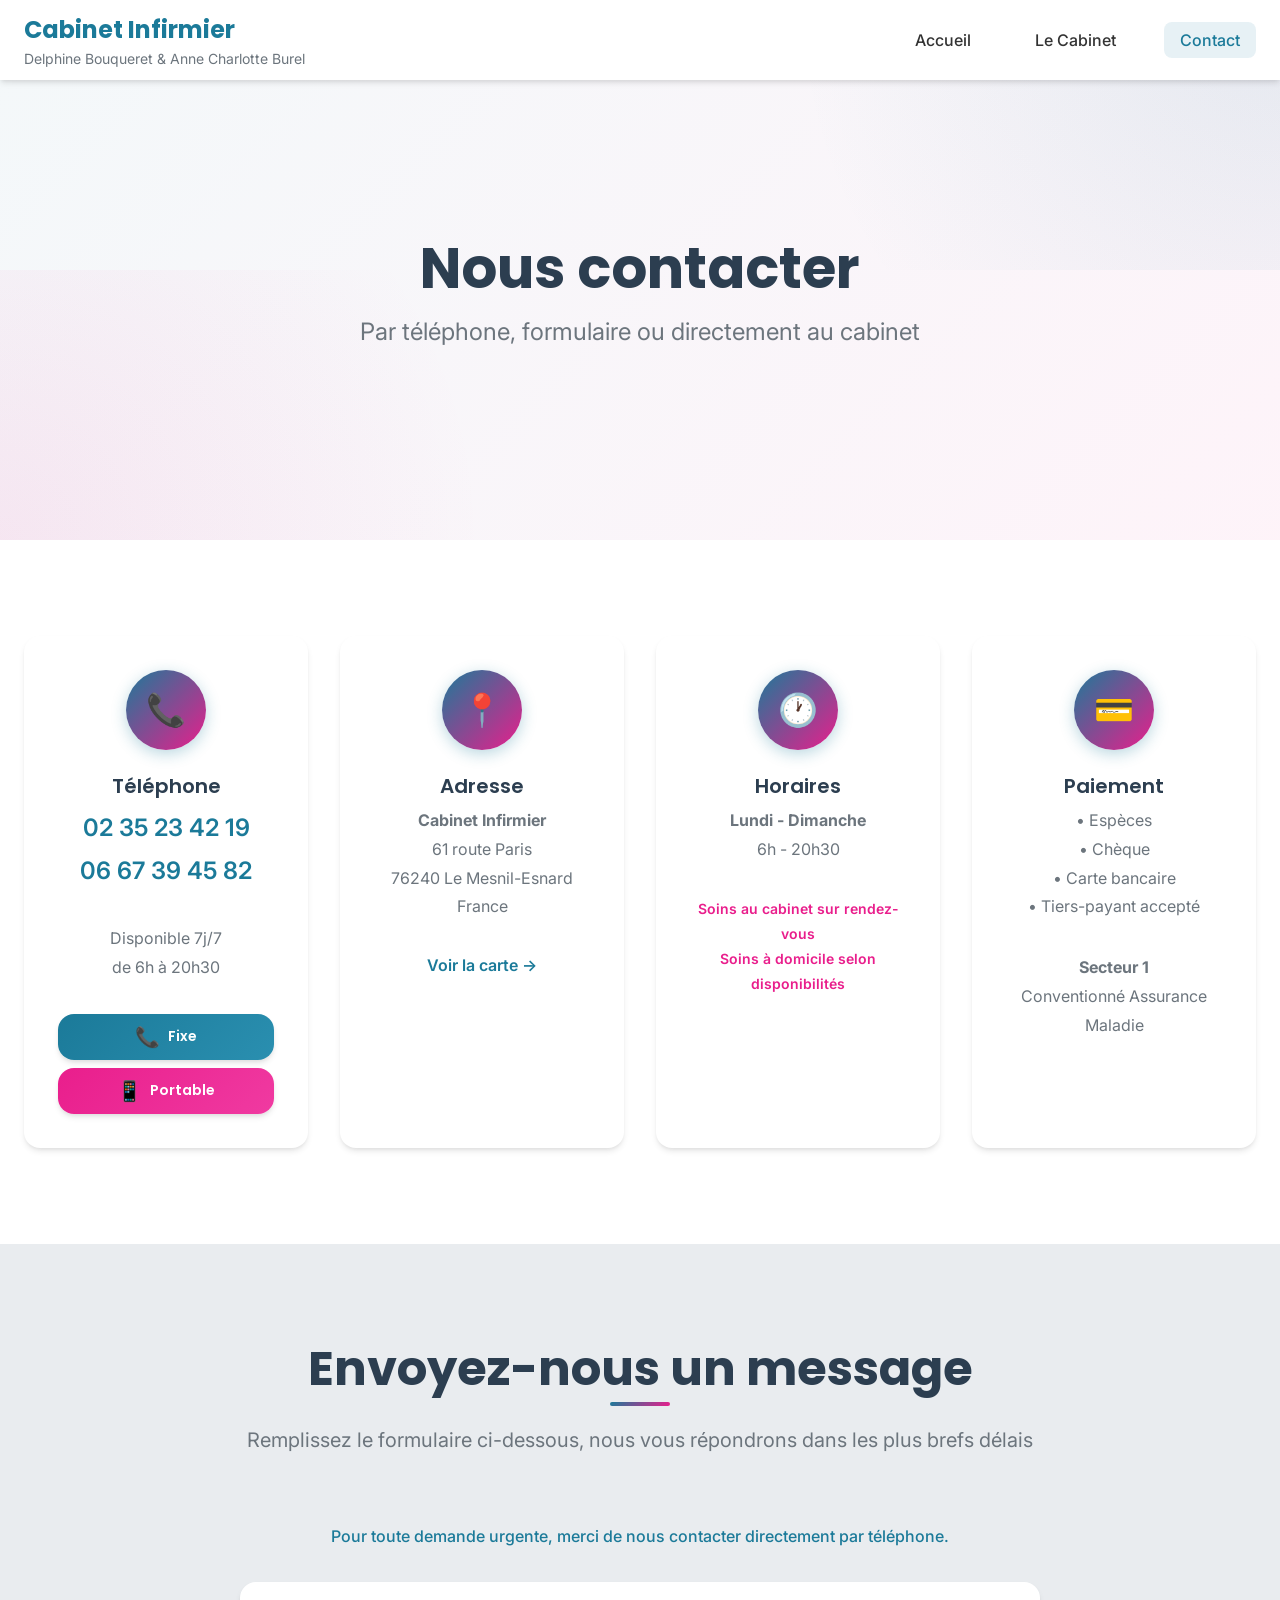
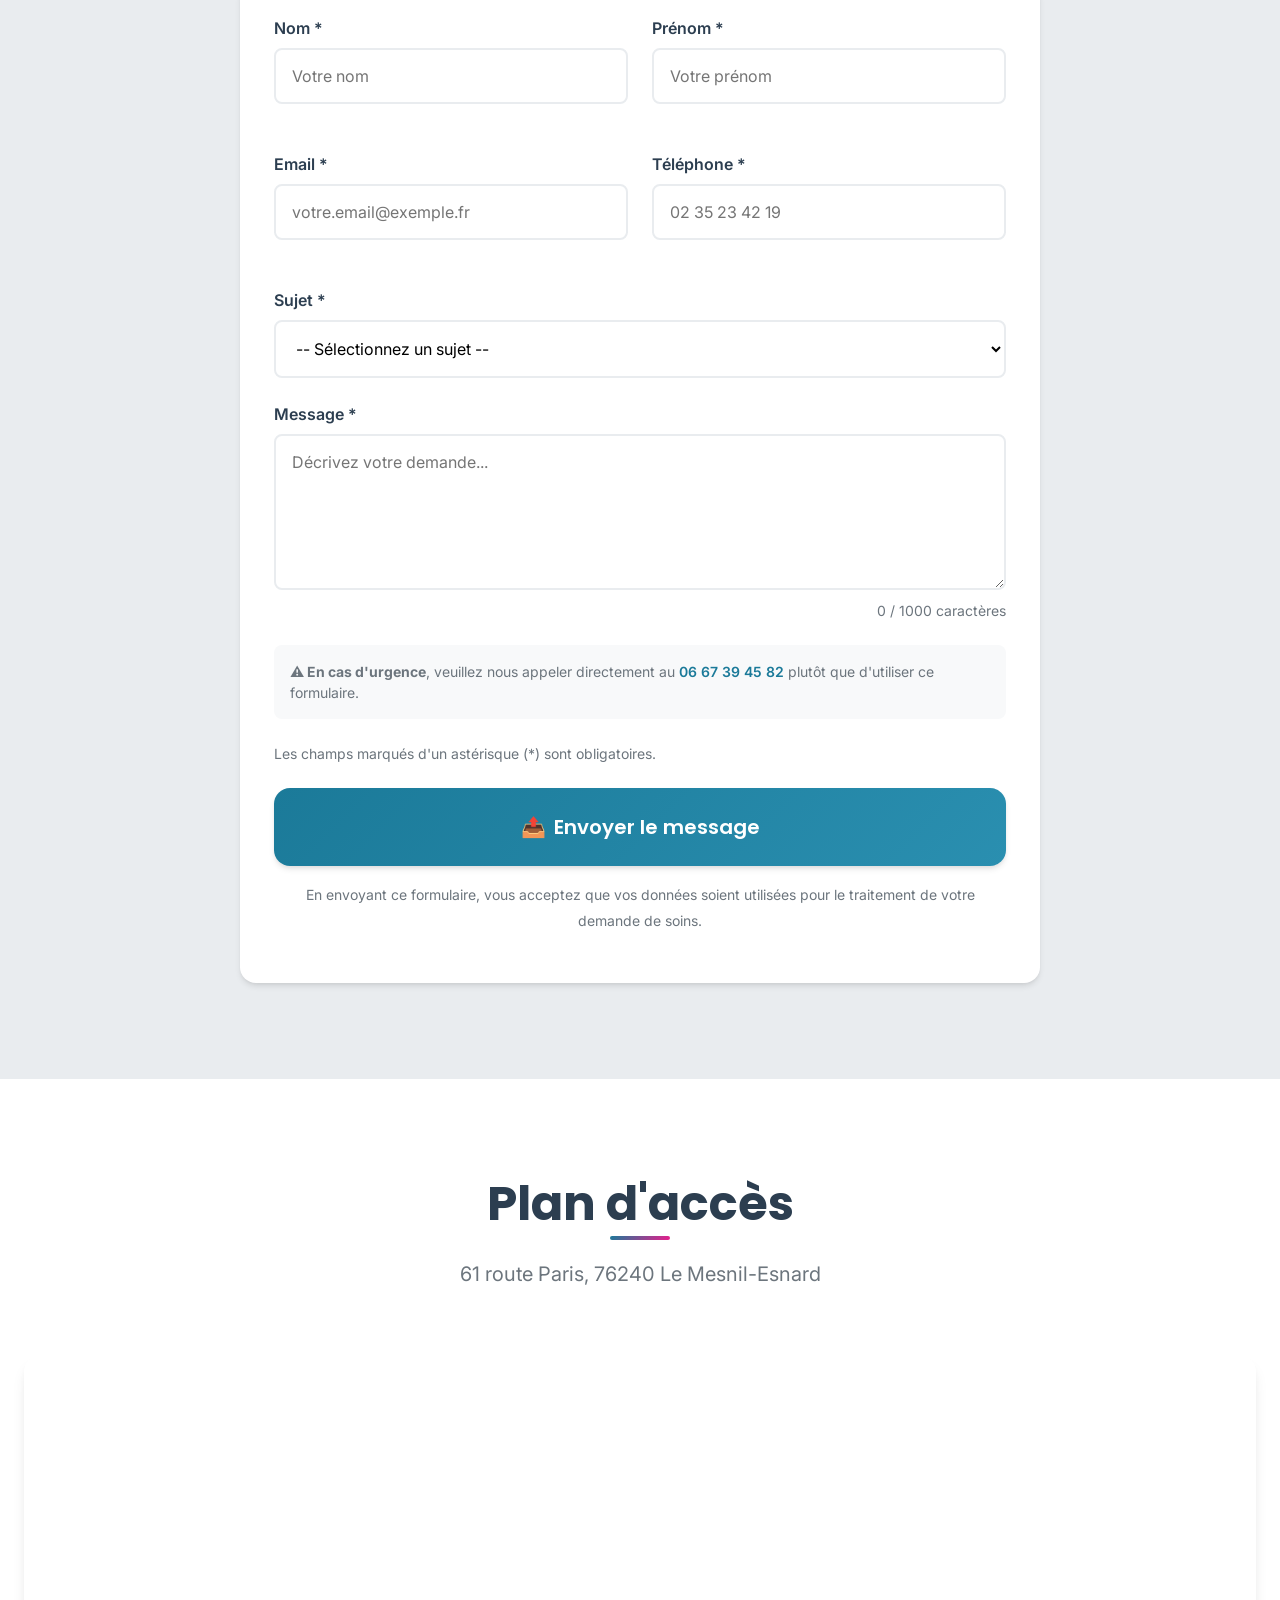
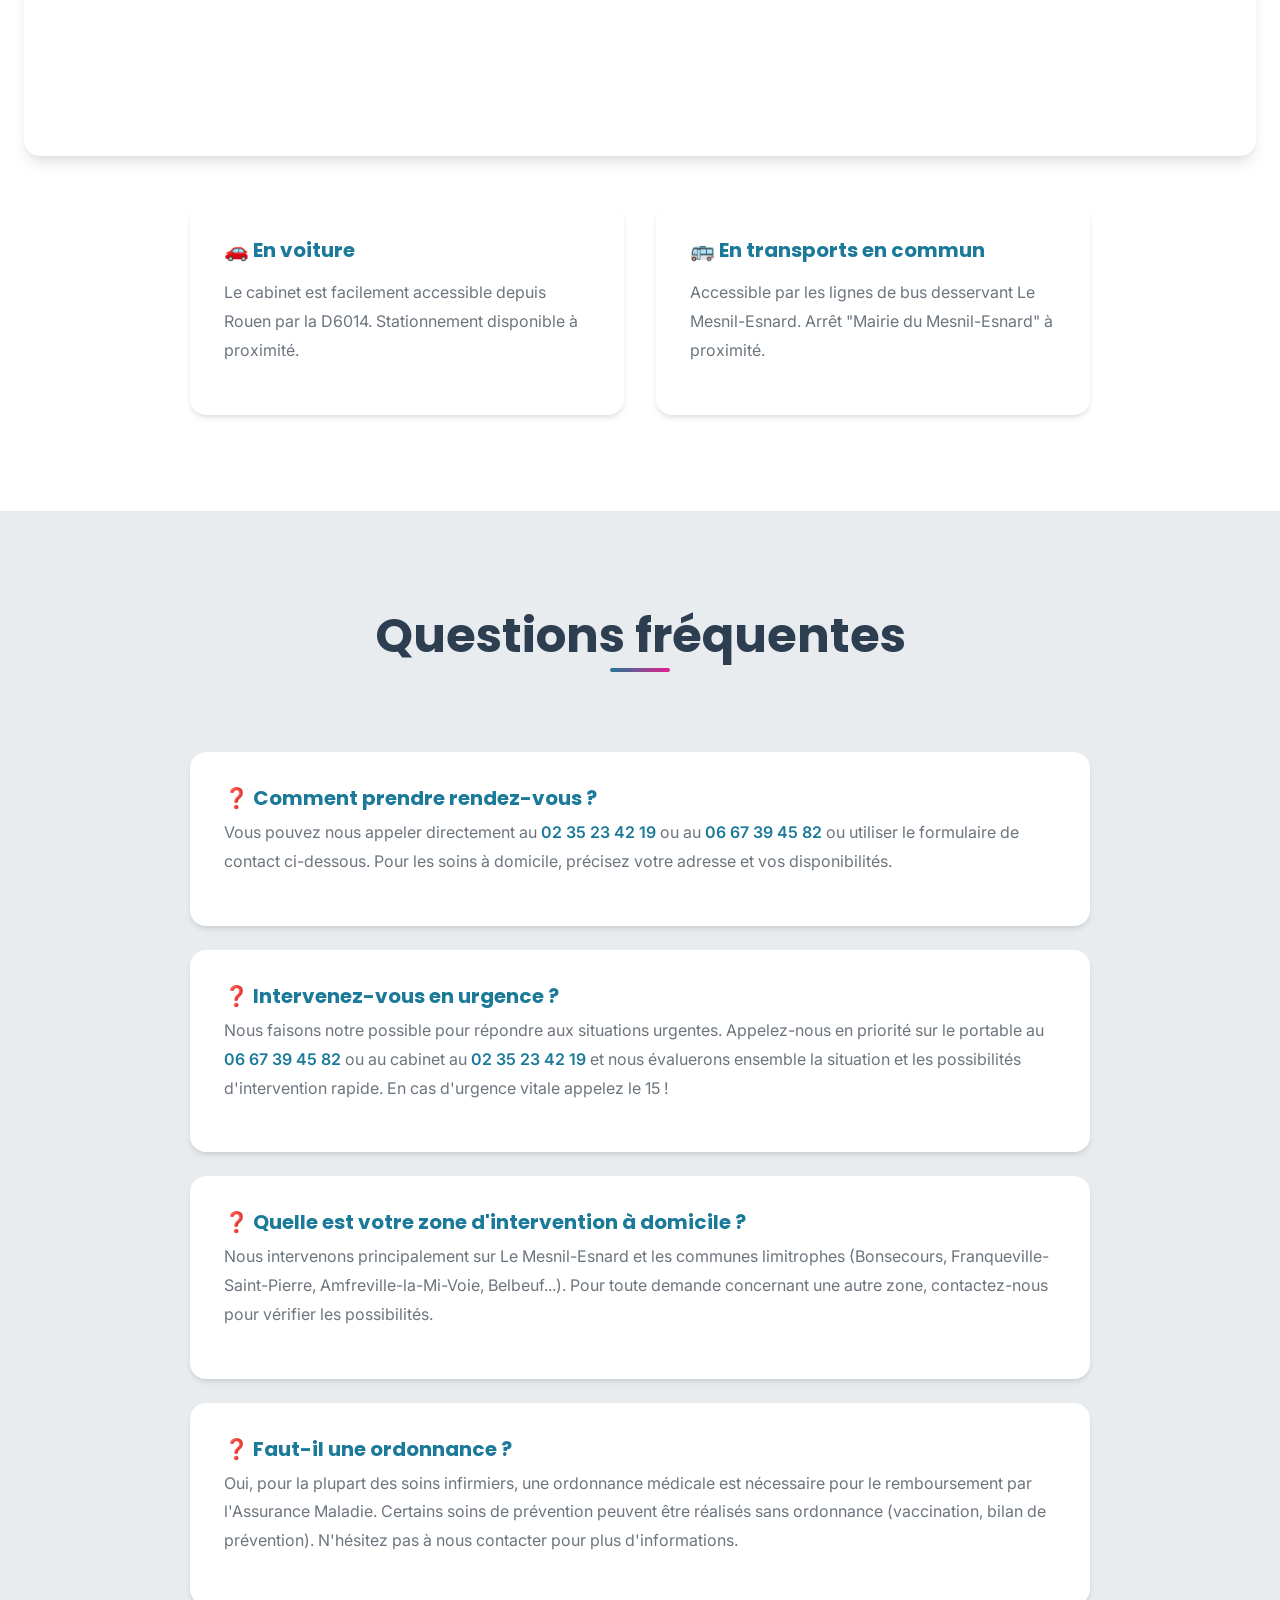
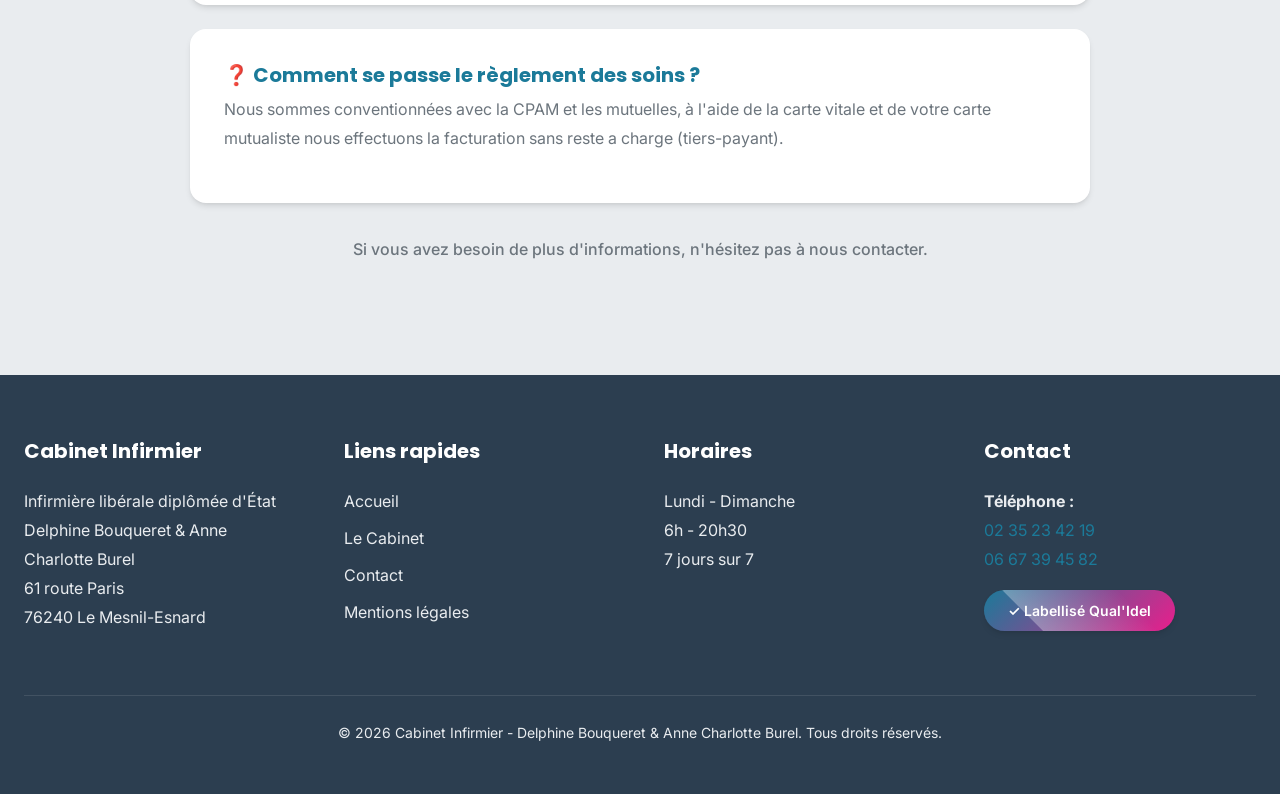
<file: pages/contact.html>
<!DOCTYPE html>
<html lang="fr">

<head>
  <meta charset="UTF-8">
  <meta name="viewport" content="width=device-width, initial-scale=1.0">
  <meta name="description"
    content="Contactez le cabinet infirmier : formulaire de contact, téléphone, adresse et plan d'accès au Mesnil-Esnard.">
  <meta name="keywords" content="contact, rendez-vous, cabinet infirmier, Le Mesnil-Esnard, téléphone, adresse">

  <!-- Open Graph -->
  <meta property="og:title" content="Contact - Cabinet Infirmier">
  <meta property="og:description" content="Prenez rendez-vous ou contactez-nous pour vos soins infirmiers.">

  <!-- Favicon -->
  <link rel="icon"
    href="data:image/svg+xml,<svg xmlns=%22http://www.w3.org/2000/svg%22 viewBox=%220 0 100 100%22><text y=%22.9em%22 font-size=%2290%22>⚕️</text></svg>">

  <!-- Google Fonts -->
  <link rel="preconnect" href="https://fonts.googleapis.com">
  <link rel="preconnect" href="https://fonts.gstatic.com" crossorigin>
  <link
    href="https://fonts.googleapis.com/css2?family=Inter:wght@300;400;500;600;700&family=Poppins:wght@300;400;500;600;700&display=swap"
    rel="stylesheet">

  <!-- Stylesheets -->
  <link rel="stylesheet" href="../assets/css/variables.css">
  <link rel="stylesheet" href="../assets/css/style.css">
  <link rel="stylesheet" href="../assets/css/responsive.css">

  <title>Contact - Cabinet Infirmier</title>
</head>

<body>
  <!-- LOADER -->
  <div class="page-loader">
    <div class="loader-spinner"></div>
  </div>

  <!-- HEADER -->
  <header class="header">
    <div class="header-container">
      <div class="header-logo">
        <div>
          <a href="../index.html" style="text-decoration: none; color: inherit;">
            <div class="logo-text">Cabinet Infirmier</div>
            <div class="logo-subtitle">Delphine Bouqueret & Anne Charlotte Burel</div>
          </a>
        </div>
      </div>

      <nav class="nav">
        <ul class="nav-menu">
          <li><a href="../index.html" class="nav-link">Accueil</a></li>

          <li><a href="cabinet.html" class="nav-link">Le Cabinet</a></li>
          <li><a href="contact.html" class="nav-link active">Contact</a></li>
        </ul>

        <button class="nav-toggle" aria-label="Toggle navigation">
          <span></span>
          <span></span>
          <span></span>
        </button>
      </nav>
    </div>
  </header>

  <!-- HERO SECTION -->
  <section class="hero" style="min-height: 60vh;">
    <div class="container">
      <div class="hero-content" style="grid-template-columns: 1fr; text-align: center;">
        <div class="hero-text">
          <h1>Nous contacter</h1>
          <p class="hero-subtitle">
            Par téléphone, formulaire ou directement au cabinet
          </p>
        </div>
      </div>
    </div>
  </section>

  <!-- SECTION COORDONNÉES -->
  <section class="section">
    <div class="container">
      <div class="info-grid">
        <div class="info-item">
          <div class="info-icon">📞</div>
          <h3 class="info-title">Téléphone</h3>
          <p class="info-text">
            <a href="tel:0235234219" class="phone-number"
              style="font-size: var(--font-size-xl); font-weight: var(--font-weight-semibold); color: var(--color-primary);">
              02 35 23 42 19 <br>
              06 67 39 45 82
            </a>
          </p>
          <p class="info-text" style="margin-top: var(--spacing-md);">
            Disponible 7j/7<br>
            de 6h à 20h30
          </p>
          <div class="contact-actions">
            <a href="tel:+33235234219" class="btn btn-primary" title="Appeler le cabinet (fixe)">
              <span class="btn-icon">📞</span> Fixe
            </a>
            <a href="tel:+33667394582" class="btn btn-secondary" title="Appeler l'infirmier (mobile)">
              <span class="btn-icon">📱</span> Portable
            </a>
            <a href="sms:+33667394582" class="btn btn-outline mobile-only" title="Envoyer un SMS">
              <span class="btn-icon">💬</span> Envoyer un SMS
            </a>
          </div>
        </div>

        <div class="info-item">
          <div class="info-icon">📍</div>
          <h3 class="info-title">Adresse</h3>
          <p class="info-text">
            <strong>Cabinet Infirmier</strong><br>
            61 route Paris<br>
            76240 Le Mesnil-Esnard<br>
            France
          </p>
          <a href="#map" class="info-link" style="margin-top: var(--spacing-md);">
            Voir la carte →
          </a>
        </div>

        <div class="info-item">
          <div class="info-icon">🕐</div>
          <h3 class="info-title">Horaires</h3>
          <p class="info-text">
            <strong>Lundi - Dimanche</strong><br>
            6h - 20h30
          </p>
          <p class="info-text"
            style="margin-top: var(--spacing-md); font-size: var(--font-size-sm); color: var(--color-secondary); font-weight: var(--font-weight-semibold);">
            Soins au cabinet sur rendez-vous<br>
            Soins à domicile selon disponibilités
          </p>
        </div>

        <div class="info-item">
          <div class="info-icon">💳</div>
          <h3 class="info-title">Paiement</h3>
          <p class="info-text">
            • Espèces<br>
            • Chèque<br>
            • Carte bancaire<br>
            • Tiers-payant accepté
          </p>
          <p class="info-text" style="margin-top: var(--spacing-md);">
            <strong>Secteur 1</strong><br>
            Conventionné Assurance Maladie
          </p>
        </div>
      </div>
    </div>
  </section>

  <!-- SECTION FORMULAIRE DE CONTACT -->
  <section class="section section-gray">
    <div class="container">
      <div class="section-header">
        <h2 class="section-title">Envoyez-nous un message</h2>
        <p class="section-subtitle">
          Remplissez le formulaire ci-dessous, nous vous répondrons dans les plus brefs délais
        </p>
      </div>

      <div style="max-width: 800px; margin: 0 auto;">
        <p
          style="text-align: center; margin-bottom: var(--spacing-xl); font-weight: var(--font-weight-medium); color: var(--color-primary);">
          Pour toute demande urgente, merci de nous contacter directement par téléphone.</p>
        <div class="card">
          <form id="contact-form" action="https://formspree.io/f/mkoqnjgj" method="POST">
            <!-- Redirection vers l'accueil après envoi -->
            <input type="hidden" name="_next"
              value="https://pbouqueret.github.io/cabinet-infirmier-mesnilesnard/index.html">
            <div
              style="display: grid; grid-template-columns: 1fr 1fr; gap: var(--spacing-lg); margin-bottom: var(--spacing-lg);">
              <div class="form-group">
                <label for="nom" class="form-label">Nom *</label>
                <input type="text" id="nom" name="nom" class="form-input" placeholder="Votre nom" required>
                <span class="form-error">Veuillez entrer votre nom</span>
              </div>

              <div class="form-group">
                <label for="prenom" class="form-label">Prénom *</label>
                <input type="text" id="prenom" name="prenom" class="form-input" placeholder="Votre prénom" required>
                <span class="form-error">Veuillez entrer votre prénom</span>
              </div>
            </div>

            <div
              style="display: grid; grid-template-columns: 1fr 1fr; gap: var(--spacing-lg); margin-bottom: var(--spacing-lg);">
              <div class="form-group">
                <label for="email" class="form-label">Email *</label>
                <input type="email" id="email" name="email" class="form-input" placeholder="votre.email@exemple.fr"
                  required>
                <span class="form-error">Veuillez entrer une adresse email valide</span>
              </div>

              <div class="form-group">
                <label for="telephone" class="form-label">Téléphone *</label>
                <input type="tel" id="telephone" name="telephone" class="form-input" placeholder="02 35 23 42 19"
                  required>
                <span class="form-error">Veuillez entrer un numéro de téléphone valide</span>
              </div>
            </div>

            <div class="form-group">
              <label for="sujet" class="form-label">Sujet *</label>
              <select id="sujet" name="sujet" class="form-select" required>
                <option value="">-- Sélectionnez un sujet --</option>
                <option value="rdv-cabinet">Demande de rendez-vous au cabinet</option>
                <option value="rdv-domicile">Demande de soins à domicile</option>
                <option value="renseignement">Demande de renseignement</option>
                <option value="urgence">Urgence (appelez plutôt le 06 67 39 45 82)</option>
                <option value="autre">Autre</option>
              </select>
              <span class="form-error">Veuillez sélectionner un sujet</span>
            </div>

            <div class="form-group">
              <label for="message" class="form-label">Message *</label>
              <textarea id="message" name="message" class="form-textarea" placeholder="Décrivez votre demande..."
                rows="6" maxlength="1000" required></textarea>
              <span class="form-error">Veuillez entrer votre message (minimum 10 caractères)</span>
            </div>

            <div
              style="margin-bottom: var(--spacing-lg); padding: var(--spacing-md); background-color: var(--color-neutral-light); border-radius: var(--border-radius-md); font-size: var(--font-size-sm); color: var(--color-text-secondary);">
              <strong>⚠️ En cas d'urgence</strong>, veuillez nous appeler directement au
              <a href="tel:+33667394582"
                style="font-weight: var(--font-weight-semibold); color: var(--color-primary);">06
                67 39 45 82</a>
              plutôt que d'utiliser ce formulaire.
            </div>

            <div
              style="margin-bottom: var(--spacing-lg); font-size: var(--font-size-sm); color: var(--color-text-secondary);">
              Les champs marqués d'un astérisque (*) sont obligatoires.
            </div>

            <button type="submit" class="btn btn-primary btn-large" style="width: 100%;">
              <span class="btn-icon">📤</span>
              Envoyer le message
            </button>
            <p
              style="text-align: center; margin-top: var(--spacing-md); font-size: var(--font-size-sm); color: var(--color-text-secondary);">
              En envoyant ce formulaire, vous acceptez que vos données soient utilisées pour le traitement de votre
              demande de soins.</p>
          </form>
        </div>
      </div>
    </div>
  </section>

  <!-- SECTION CARTE -->
  <section class="section" id="map">
    <div class="container">
      <div class="section-header">
        <h2 class="section-title">Plan d'accès</h2>
        <p class="section-subtitle">
          61 route Paris, 76240 Le Mesnil-Esnard
        </p>
      </div>

      <div class="map-container">
        <!-- Carte OpenStreetMap interactive -->
        <iframe width="100%" height="100%" style="border:0; border-radius: var(--border-radius-lg);" loading="lazy"
          src="https://www.openstreetmap.org/export/embed.html?bbox=1.0776%2C49.4108%2C1.1076%2C49.4308&layer=mapnik&marker=49.4208%2C1.0926">
        </iframe>
      </div>

      <!-- Informations d'accès -->
      <div style="margin-top: var(--spacing-2xl); max-width: 900px; margin-left: auto; margin-right: auto;">
        <div style="display: grid; grid-template-columns: 1fr 1fr; gap: var(--spacing-xl);">
          <div class="card">
            <h3 style="font-size: var(--font-size-lg); margin-bottom: var(--spacing-md); color: var(--color-primary);">
              🚗 En voiture
            </h3>
            <p style="color: var(--color-text-secondary); line-height: var(--line-height-relaxed);">
              Le cabinet est facilement accessible depuis Rouen par la D6014.
              Stationnement disponible à proximité.
            </p>
          </div>

          <div class="card">
            <h3 style="font-size: var(--font-size-lg); margin-bottom: var(--spacing-md); color: var(--color-primary);">
              🚌 En transports en commun
            </h3>
            <p style="color: var(--color-text-secondary); line-height: var(--line-height-relaxed);">
              Accessible par les lignes de bus desservant Le Mesnil-Esnard.
              Arrêt "Mairie du Mesnil-Esnard" à proximité.
            </p>
          </div>
        </div>
      </div>
    </div>
  </section>

  <!-- SECTION FAQ RAPIDE -->
  <section class="section section-gray">
    <div class="container">
      <div class="section-header">
        <h2 class="section-title">Questions fréquentes</h2>
      </div>

      <div style="max-width: 900px; margin: 0 auto;">
        <div class="card" style="margin-bottom: var(--spacing-lg);">
          <h3 style="font-size: var(--font-size-lg); margin-bottom: var(--spacing-sm); color: var(--color-primary);">
            ❓ Comment prendre rendez-vous ?
          </h3>
          <p style="color: var(--color-text-secondary); line-height: var(--line-height-relaxed);">
            Vous pouvez nous appeler directement au <a href="tel:+33235234219"
              style="font-weight: var(--font-weight-semibold);">02 35 23 42 19</a> ou au <a href="tel:+33667394582"
              style="font-weight: var(--font-weight-semibold);">06 67 39 45 82</a>
            ou utiliser le formulaire de contact ci-dessous. Pour les soins à domicile, précisez votre adresse et vos
            disponibilités.
          </p>
        </div>

        <div class="card" style="margin-bottom: var(--spacing-lg);">
          <h3 style="font-size: var(--font-size-lg); margin-bottom: var(--spacing-sm); color: var(--color-primary);">
            ❓ Intervenez-vous en urgence ?
          </h3>
          <p style="color: var(--color-text-secondary); line-height: var(--line-height-relaxed);">
            Nous faisons notre possible pour répondre aux situations urgentes. Appelez-nous en priorité sur le portable au
            <a href="tel:+33667394582" style="font-weight: var(--font-weight-semibold);">06 67 39 45 82</a> ou au cabinet au
            <a href="tel:+33235234219" style="font-weight: var(--font-weight-semibold);">02 35 23 42 19</a>
            et nous évaluerons ensemble la situation et les possibilités d'intervention rapide. En cas d'urgence vitale
            appelez le 15 !
          </p>
        </div>

        <div class="card" style="margin-bottom: var(--spacing-lg);">
          <h3 style="font-size: var(--font-size-lg); margin-bottom: var(--spacing-sm); color: var(--color-primary);">
            ❓ Quelle est votre zone d'intervention à domicile ?
          </h3>
          <p style="color: var(--color-text-secondary); line-height: var(--line-height-relaxed);">
            Nous intervenons principalement sur Le Mesnil-Esnard et les communes limitrophes (Bonsecours,
            Franqueville-Saint-Pierre, Amfreville-la-Mi-Voie, Belbeuf...).
            Pour toute demande concernant une autre zone, contactez-nous pour vérifier les possibilités.
          </p>
        </div>

        <div class="card">
          <h3 style="font-size: var(--font-size-lg); margin-bottom: var(--spacing-sm); color: var(--color-primary);">
            ❓ Faut-il une ordonnance ?
          </h3>
          <p style="color: var(--color-text-secondary); line-height: var(--line-height-relaxed);">
            Oui, pour la plupart des soins infirmiers, une ordonnance médicale est nécessaire pour le remboursement par
            l'Assurance Maladie.
            Certains soins de prévention peuvent être réalisés sans ordonnance (vaccination, bilan de prévention).
            N'hésitez pas à nous contacter pour plus
            d'informations.
          </p>
        </div>

        <div class="card" style="margin-top: var(--spacing-lg);">
          <h3 style="font-size: var(--font-size-lg); margin-bottom: var(--spacing-sm); color: var(--color-primary);">
            ❓ Comment se passe le règlement des soins ?
          </h3>
          <p style="color: var(--color-text-secondary); line-height: var(--line-height-relaxed);">
            Nous sommes conventionnées avec la CPAM et les mutuelles, à l'aide de la carte vitale et de votre carte
            mutualiste nous effectuons la facturation sans reste a charge (tiers-payant).
          </p>
        </div>

        <p
          style="text-align: center; margin-top: var(--spacing-xl); font-weight: var(--font-weight-medium); color: var(--color-text-secondary);">
          Si vous avez besoin de plus d'informations, n'hésitez pas à nous contacter.
        </p>
      </div>
    </div>
  </section>

  <!-- FOOTER -->
  <footer class="footer">
    <div class="container">
      <div class="footer-content">
        <div class="footer-section">
          <h3>Cabinet Infirmier</h3>
          <p>
            Infirmière libérale diplômée d'État<br>
            Delphine Bouqueret & Anne Charlotte Burel<br>
            61 route Paris<br>
            76240 Le Mesnil-Esnard
          </p>
        </div>

        <div class="footer-section">
          <h3>Liens rapides</h3>
          <ul class="footer-links">
            <li><a href="../index.html">Accueil</a></li>

            <li><a href="cabinet.html">Le Cabinet</a></li>
            <li><a href="contact.html">Contact</a></li>
            <li><a href="mentions-legales.html">Mentions légales</a></li>
          </ul>
        </div>

        <div class="footer-section">
          <h3>Horaires</h3>
          <p>
            Lundi - Dimanche<br>
            6h - 20h30<br>
            7 jours sur 7
          </p>
        </div>

        <div class="footer-section">
          <h3>Contact</h3>
          <p>
            <strong>Téléphone :</strong><br>
            <a href="tel:+33235234219" class="phone-number">02 35 23 42 19</a><br>
            <a href="tel:+33667394582" class="phone-number">06 67 39 45 82</a>
          </p>
          <p style="margin-top: var(--spacing-md);">
            <span class="badge-qualidel" style="display: inline-flex;">✓ Labellisé Qual'Idel</span>
          </p>
        </div>
      </div>

      <div class="footer-bottom">
        <p>&copy; 2026 Cabinet Infirmier - Delphine Bouqueret & Anne Charlotte Burel. Tous droits réservés.
        </p>
      </div>
    </div>
  </footer>

  <!-- BOUTON RETOUR EN HAUT -->
  <button class="back-to-top" aria-label="Retour en haut">↑</button>

  <!-- SCRIPTS -->
  <script src="../assets/js/main.js"></script>
  <script src="../assets/js/form.js"></script>
</body>

</html>
</file>
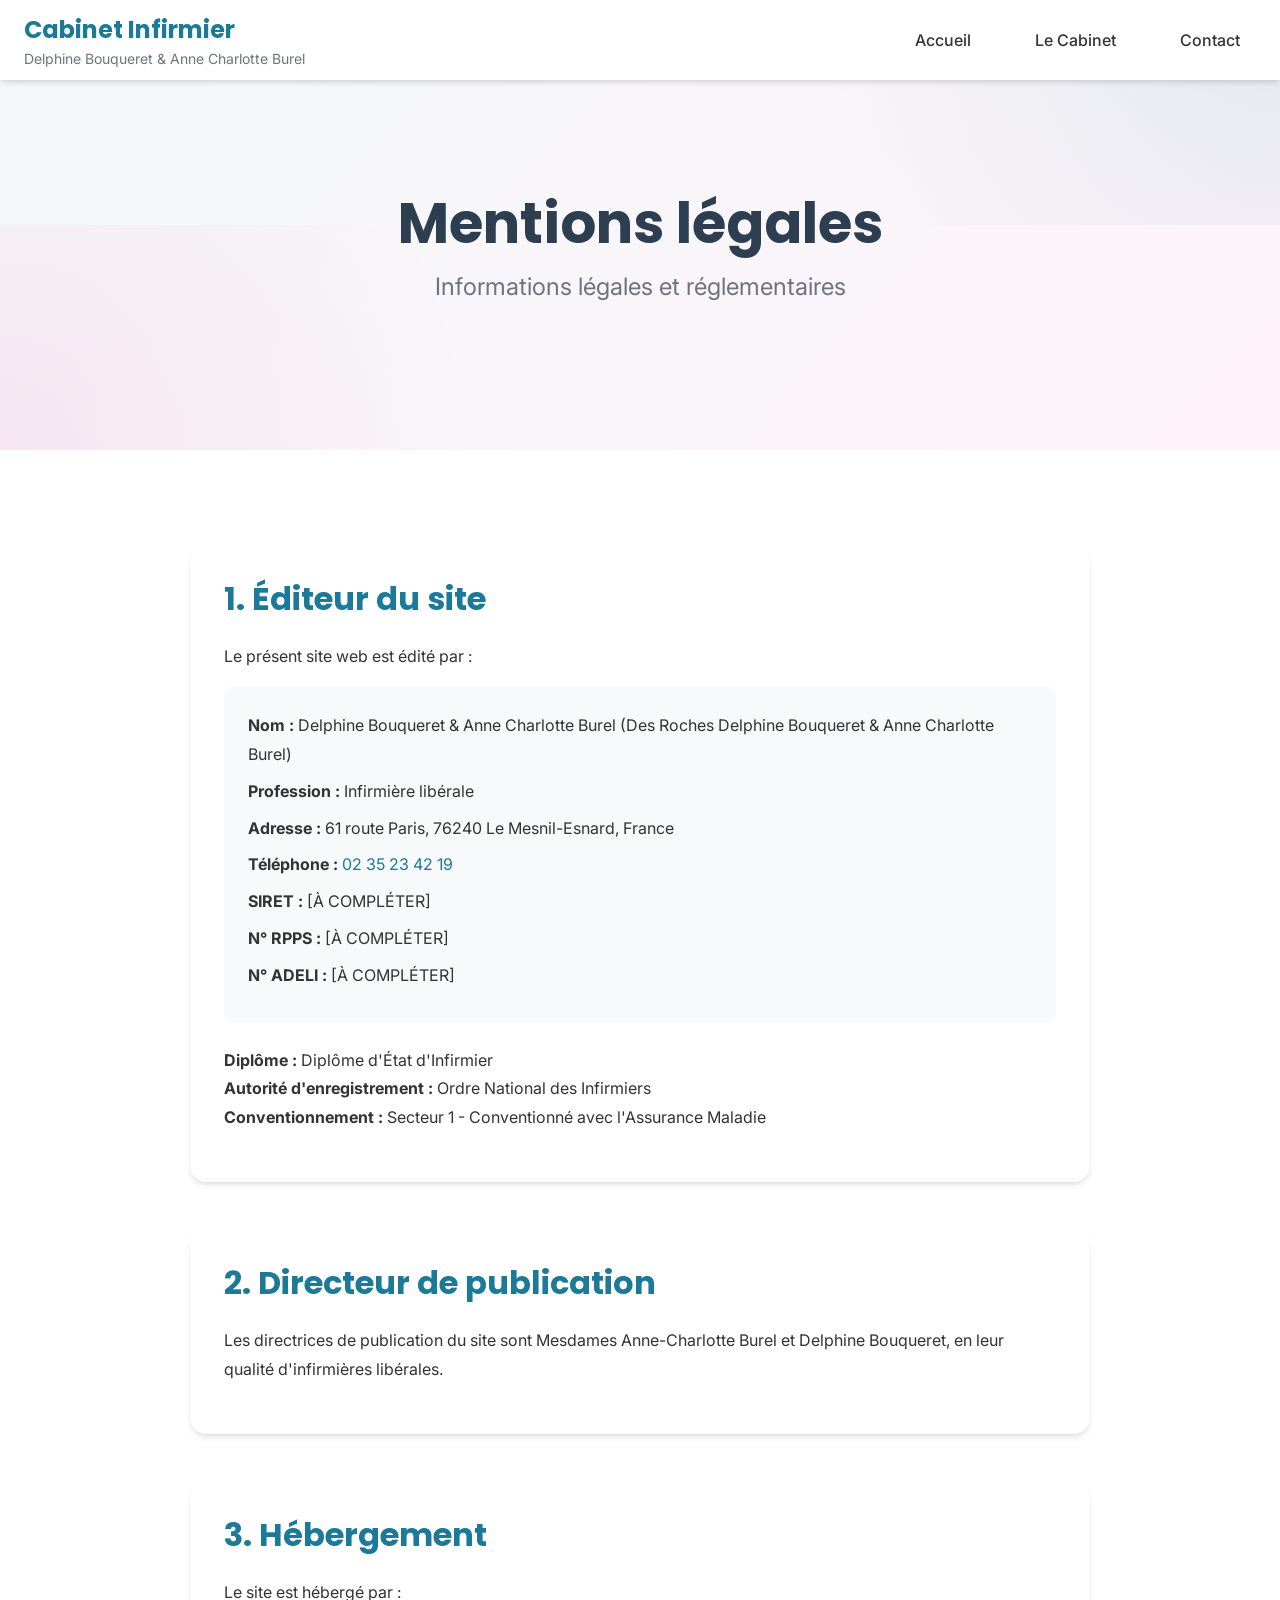
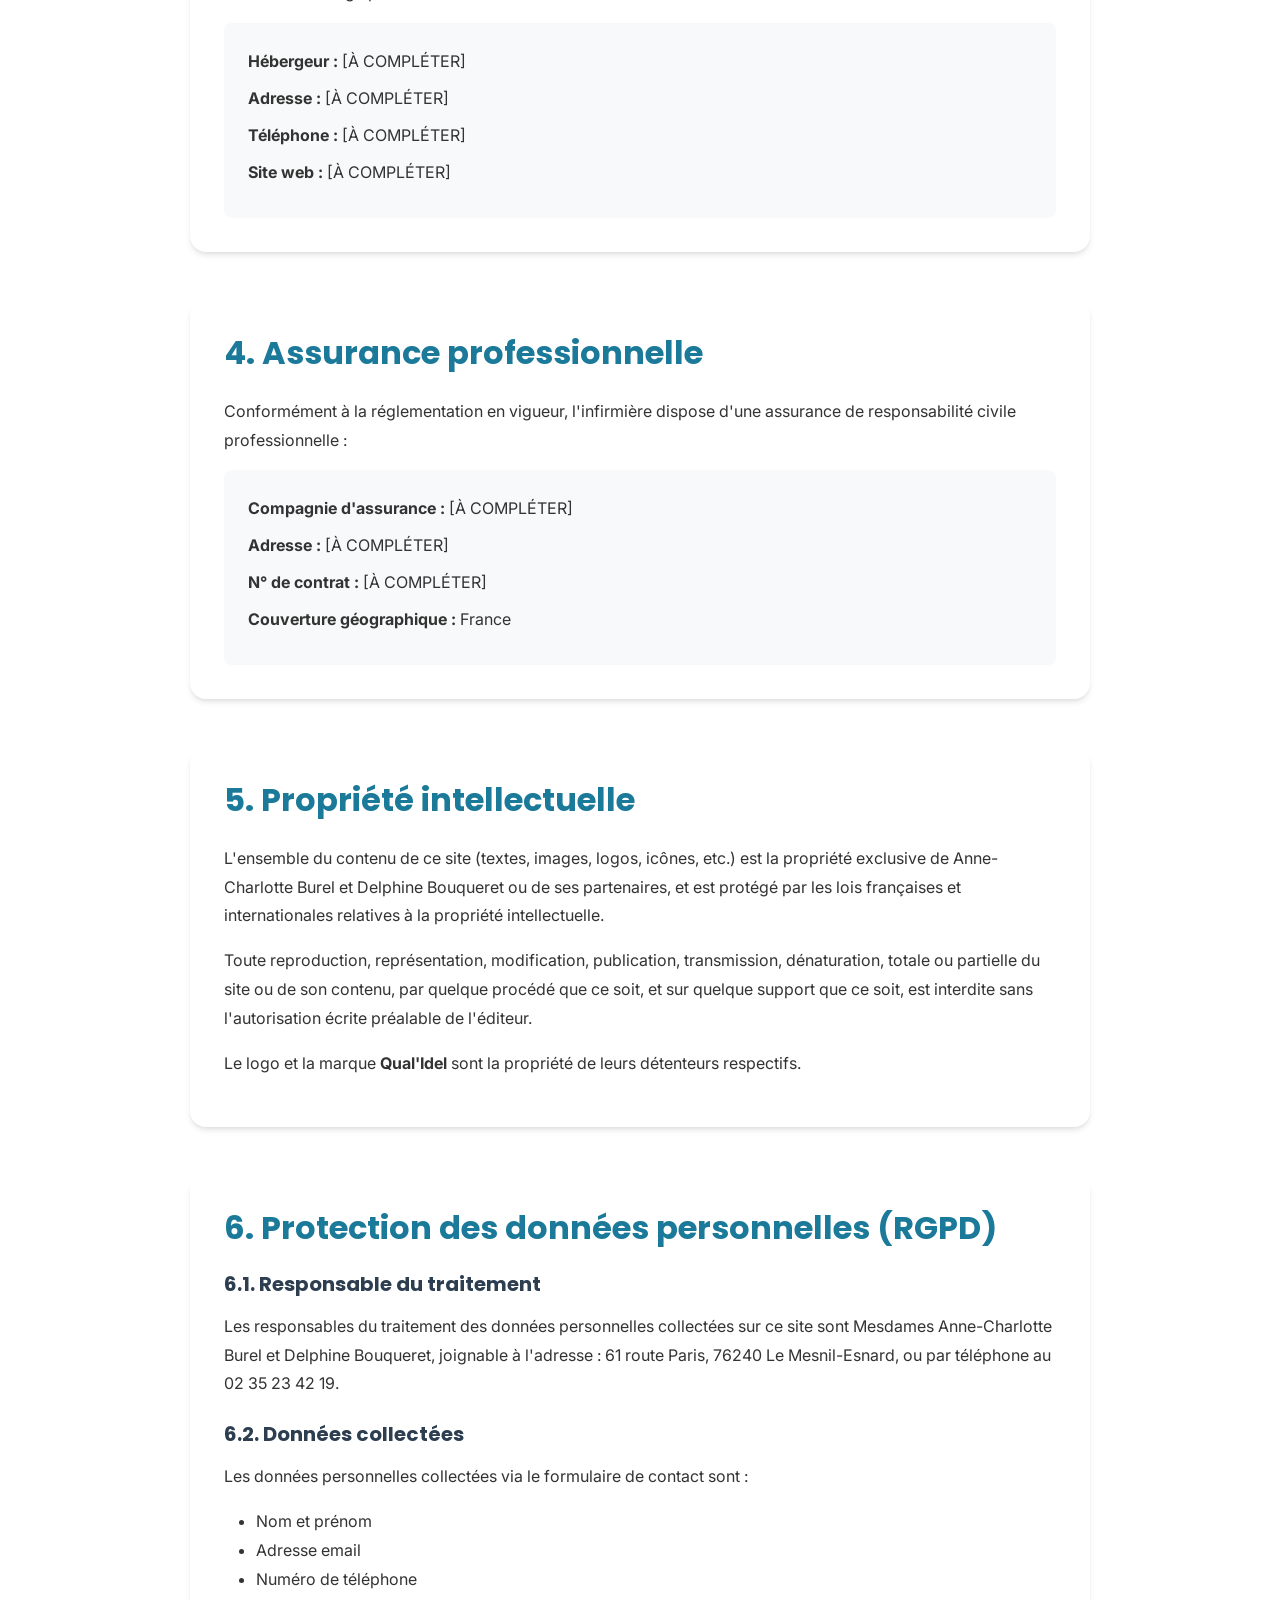
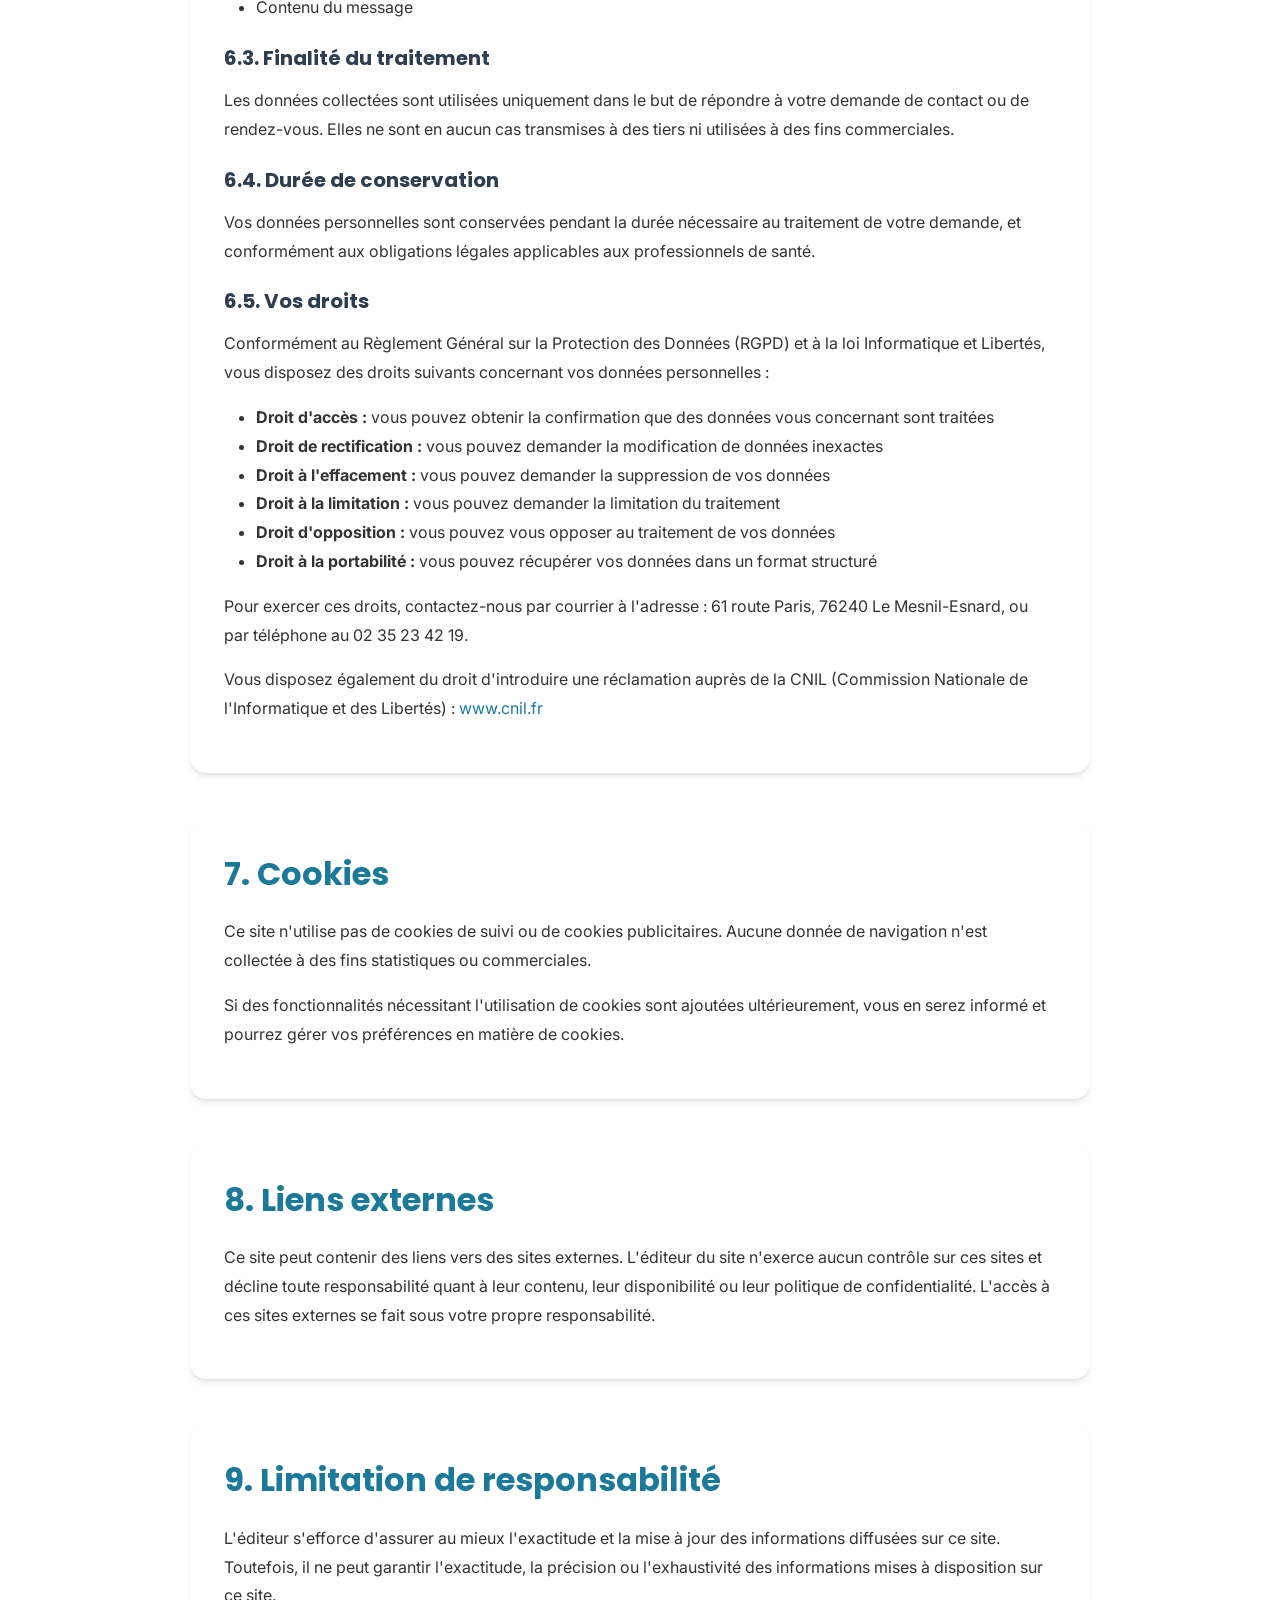
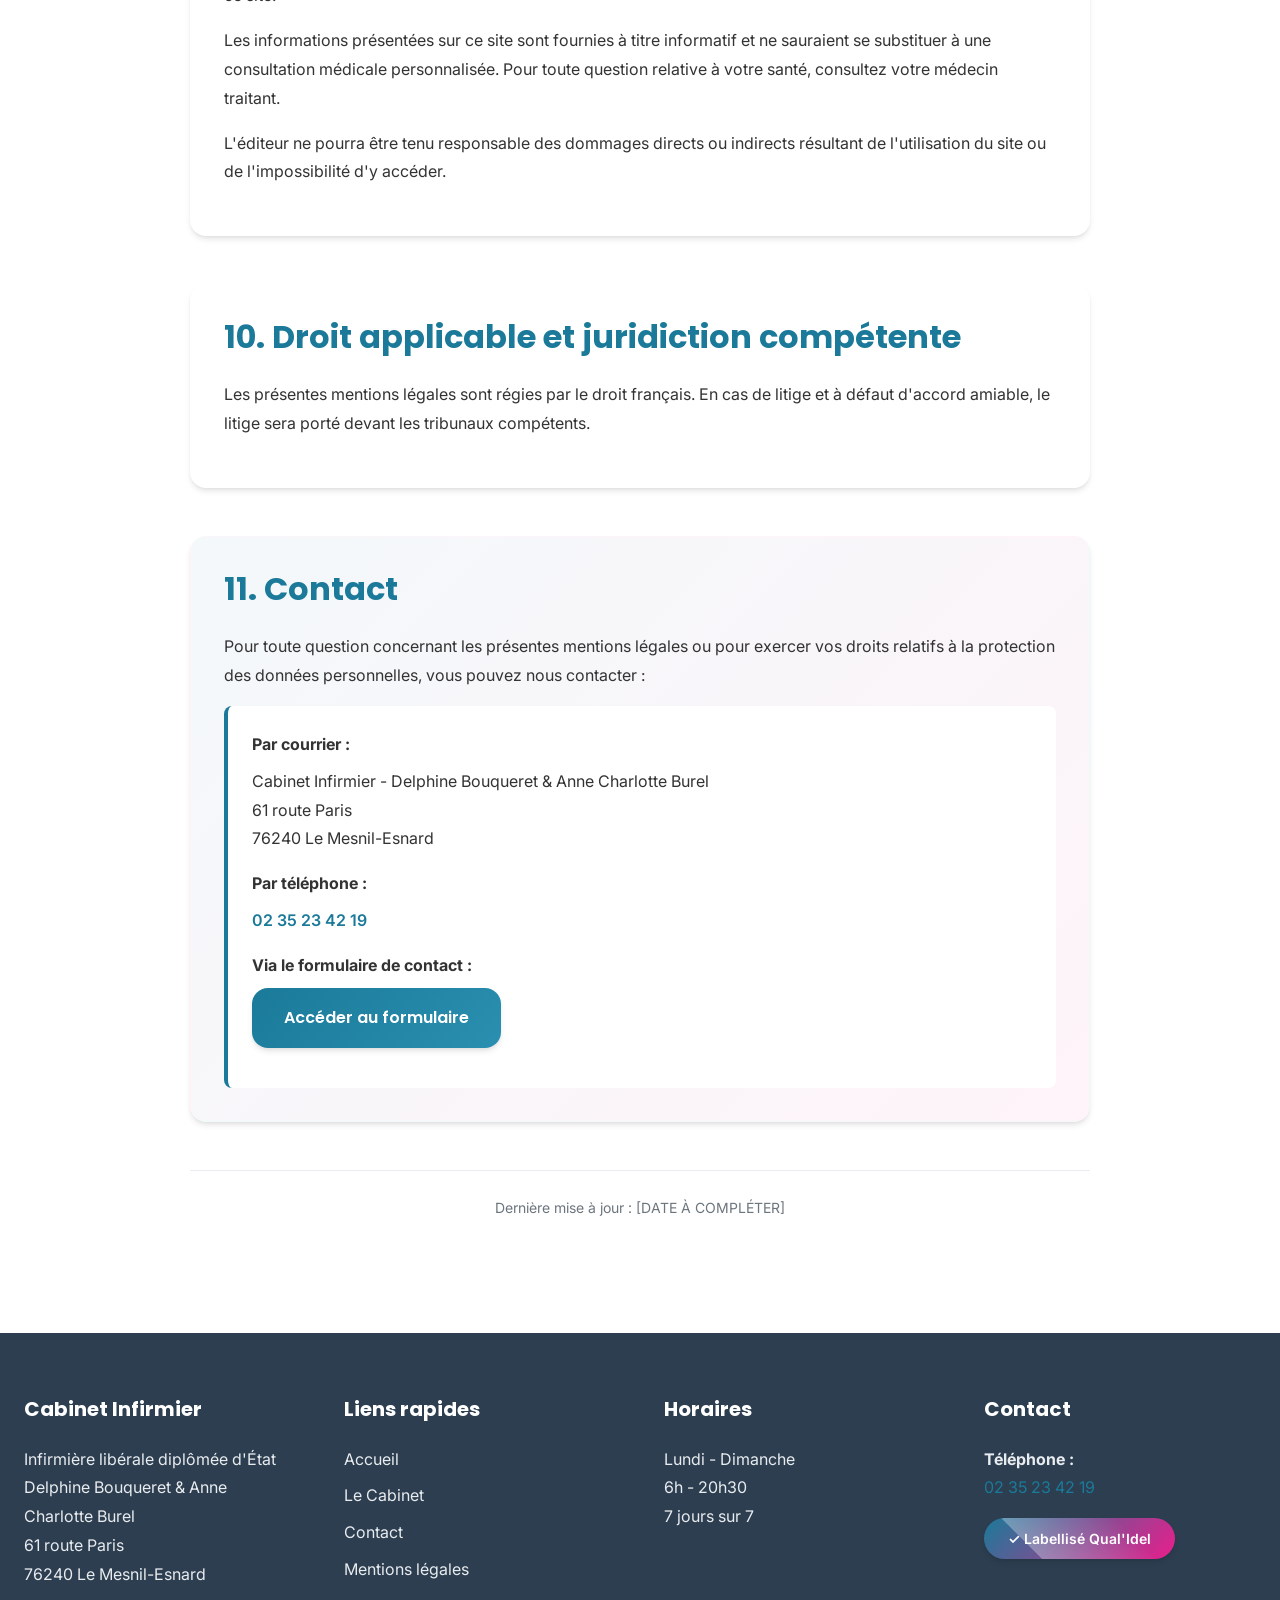
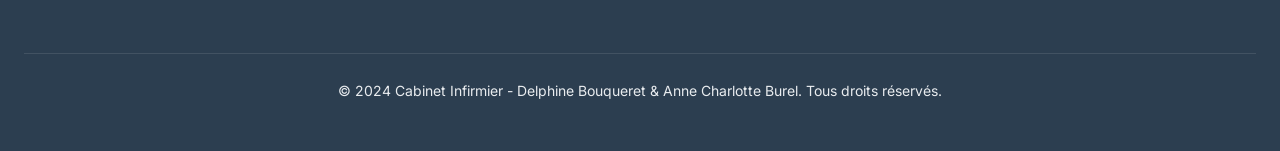
<file: pages/mentions-legales.html>
<!DOCTYPE html>
<html lang="fr">

<head>
  <meta charset="UTF-8">
  <meta name="viewport" content="width=device-width, initial-scale=1.0">
  <meta name="description" content="Mentions légales du cabinet infirmier - Delphine Bouqueret & Anne Charlotte Burel.">
  <meta name="robots" content="noindex, follow">

  <!-- Google Fonts -->
  <link rel="preconnect" href="https://fonts.googleapis.com">
  <link rel="preconnect" href="https://fonts.gstatic.com" crossorigin>

  <!-- Favicon -->
  <link rel="icon"
    href="data:image/svg+xml,<svg xmlns=%22http://www.w3.org/2000/svg%22 viewBox=%220 0 100 100%22><text y=%22.9em%22 font-size=%2290%22>⚕️</text></svg>">
  <link
    href="https://fonts.googleapis.com/css2?family=Inter:wght@300;400;500;600;700&family=Poppins:wght@300;400;500;600;700&display=swap"
    rel="stylesheet">

  <!-- Stylesheets -->
  <link rel="stylesheet" href="../assets/css/variables.css">
  <link rel="stylesheet" href="../assets/css/style.css">
  <link rel="stylesheet" href="../assets/css/responsive.css">

  <title>Mentions légales - Cabinet Infirmier</title>
</head>

<body>
  <!-- LOADER -->
  <div class="page-loader">
    <div class="loader-spinner"></div>
  </div>

  <!-- HEADER -->
  <header class="header">
    <div class="header-container">
      <div class="header-logo">
        <div>
          <a href="../index.html" style="text-decoration: none; color: inherit;">
            <div class="logo-text">Cabinet Infirmier</div>
            <div class="logo-subtitle">Delphine Bouqueret & Anne Charlotte Burel</div>
          </a>
        </div>
      </div>

      <nav class="nav">
        <ul class="nav-menu">
          <li><a href="../index.html" class="nav-link">Accueil</a></li>

          <li><a href="cabinet.html" class="nav-link">Le Cabinet</a></li>
          <li><a href="contact.html" class="nav-link">Contact</a></li>
        </ul>

        <button class="nav-toggle" aria-label="Toggle navigation">
          <span></span>
          <span></span>
          <span></span>
        </button>
      </nav>
    </div>
  </header>

  <!-- HERO SECTION -->
  <section class="hero" style="min-height: 50vh;">
    <div class="container">
      <div class="hero-content" style="grid-template-columns: 1fr; text-align: center;">
        <div class="hero-text">
          <h1>Mentions légales</h1>
          <p class="hero-subtitle">
            Informations légales et réglementaires
          </p>
        </div>
      </div>
    </div>
  </section>

  <!-- SECTION MENTIONS LÉGALES -->
  <section class="section">
    <div class="container">
      <div style="max-width: 900px; margin: 0 auto;">

        <!-- Éditeur du site -->
        <div class="card" style="margin-bottom: var(--spacing-2xl);">
          <h2 style="font-size: var(--font-size-2xl); color: var(--color-primary); margin-bottom: var(--spacing-lg);">
            1. Éditeur du site
          </h2>

          <p style="margin-bottom: var(--spacing-md); line-height: var(--line-height-relaxed);">
            Le présent site web est édité par :
          </p>

          <div
            style="padding: var(--spacing-lg); background-color: var(--color-neutral-light); border-radius: var(--border-radius-md); margin-bottom: var(--spacing-lg);">
            <p style="margin-bottom: var(--spacing-sm);"><strong>Nom :</strong> Delphine Bouqueret & Anne Charlotte
              Burel (Des Roches Delphine Bouqueret & Anne Charlotte Burel)</p>
            <p style="margin-bottom: var(--spacing-sm);"><strong>Profession :</strong> Infirmière libérale</p>
            <p style="margin-bottom: var(--spacing-sm);"><strong>Adresse :</strong> 61 route Paris, 76240 Le
              Mesnil-Esnard, France</p>
            <p style="margin-bottom: var(--spacing-sm);"><strong>Téléphone :</strong> <a href="tel:0235234219">02 35 23
                42 19</a></p>
            <p style="margin-bottom: var(--spacing-sm);"><strong>SIRET :</strong> [À COMPLÉTER]</p>
            <p style="margin-bottom: var(--spacing-sm);"><strong>N° RPPS :</strong> [À COMPLÉTER]</p>
            <p style="margin-bottom: var(--spacing-sm);"><strong>N° ADELI :</strong> [À COMPLÉTER]</p>
          </div>

          <p style="line-height: var(--line-height-relaxed);">
            <strong>Diplôme :</strong> Diplôme d'État d'Infirmier<br>
            <strong>Autorité d'enregistrement :</strong> Ordre National des Infirmiers<br>
            <strong>Conventionnement :</strong> Secteur 1 - Conventionné avec l'Assurance Maladie
          </p>
        </div>

        <!-- Directeur de publication -->
        <div class="card" style="margin-bottom: var(--spacing-2xl);">
          <h2 style="font-size: var(--font-size-2xl); color: var(--color-primary); margin-bottom: var(--spacing-lg);">
            2. Directeur de publication
          </h2>

          <p style="line-height: var(--line-height-relaxed);">
            Les directrices de publication du site sont Mesdames Anne-Charlotte Burel et Delphine Bouqueret, en leur qualité d'infirmières libérales.
          </p>
        </div>

        <!-- Hébergement -->
        <div class="card" style="margin-bottom: var(--spacing-2xl);">
          <h2 style="font-size: var(--font-size-2xl); color: var(--color-primary); margin-bottom: var(--spacing-lg);">
            3. Hébergement
          </h2>

          <p style="margin-bottom: var(--spacing-md); line-height: var(--line-height-relaxed);">
            Le site est hébergé par :
          </p>

          <div
            style="padding: var(--spacing-lg); background-color: var(--color-neutral-light); border-radius: var(--border-radius-md);">
            <p style="margin-bottom: var(--spacing-sm);"><strong>Hébergeur :</strong> [À COMPLÉTER]</p>
            <p style="margin-bottom: var(--spacing-sm);"><strong>Adresse :</strong> [À COMPLÉTER]</p>
            <p style="margin-bottom: var(--spacing-sm);"><strong>Téléphone :</strong> [À COMPLÉTER]</p>
            <p style="margin-bottom: var(--spacing-sm);"><strong>Site web :</strong> [À COMPLÉTER]</p>
          </div>
        </div>

        <!-- Assurance professionnelle -->
        <div class="card" style="margin-bottom: var(--spacing-2xl);">
          <h2 style="font-size: var(--font-size-2xl); color: var(--color-primary); margin-bottom: var(--spacing-lg);">
            4. Assurance professionnelle
          </h2>

          <p style="margin-bottom: var(--spacing-md); line-height: var(--line-height-relaxed);">
            Conformément à la réglementation en vigueur, l'infirmière dispose d'une assurance de responsabilité civile
            professionnelle :
          </p>

          <div
            style="padding: var(--spacing-lg); background-color: var(--color-neutral-light); border-radius: var(--border-radius-md);">
            <p style="margin-bottom: var(--spacing-sm);"><strong>Compagnie d'assurance :</strong> [À COMPLÉTER]</p>
            <p style="margin-bottom: var(--spacing-sm);"><strong>Adresse :</strong> [À COMPLÉTER]</p>
            <p style="margin-bottom: var(--spacing-sm);"><strong>N° de contrat :</strong> [À COMPLÉTER]</p>
            <p style="margin-bottom: var(--spacing-sm);"><strong>Couverture géographique :</strong> France</p>
          </div>
        </div>

        <!-- Propriété intellectuelle -->
        <div class="card" style="margin-bottom: var(--spacing-2xl);">
          <h2 style="font-size: var(--font-size-2xl); color: var(--color-primary); margin-bottom: var(--spacing-lg);">
            5. Propriété intellectuelle
          </h2>

          <p style="margin-bottom: var(--spacing-md); line-height: var(--line-height-relaxed);">
            L'ensemble du contenu de ce site (textes, images, logos, icônes, etc.) est la propriété exclusive de
            Anne-Charlotte Burel et Delphine Bouqueret
            ou de ses partenaires, et est protégé par les lois françaises et internationales relatives à la propriété
            intellectuelle.
          </p>

          <p style="margin-bottom: var(--spacing-md); line-height: var(--line-height-relaxed);">
            Toute reproduction, représentation, modification, publication, transmission, dénaturation, totale ou
            partielle du site
            ou de son contenu, par quelque procédé que ce soit, et sur quelque support que ce soit, est interdite sans
            l'autorisation
            écrite préalable de l'éditeur.
          </p>

          <p style="line-height: var(--line-height-relaxed);">
            Le logo et la marque <strong>Qual'Idel</strong> sont la propriété de leurs détenteurs respectifs.
          </p>
        </div>

        <!-- Protection des données personnelles -->
        <div class="card" style="margin-bottom: var(--spacing-2xl);">
          <h2 style="font-size: var(--font-size-2xl); color: var(--color-primary); margin-bottom: var(--spacing-lg);">
            6. Protection des données personnelles (RGPD)
          </h2>

          <h3 style="font-size: var(--font-size-lg); margin-bottom: var(--spacing-md); margin-top: var(--spacing-lg);">
            6.1. Responsable du traitement
          </h3>
          <p style="margin-bottom: var(--spacing-md); line-height: var(--line-height-relaxed);">
            Les responsables du traitement des données personnelles collectées sur ce site sont Mesdames Anne-Charlotte Burel et Delphine Bouqueret,
            joignable à l'adresse : 61 route Paris, 76240 Le Mesnil-Esnard, ou par téléphone au 02 35 23 42 19.
          </p>

          <h3 style="font-size: var(--font-size-lg); margin-bottom: var(--spacing-md); margin-top: var(--spacing-lg);">
            6.2. Données collectées
          </h3>
          <p style="margin-bottom: var(--spacing-md); line-height: var(--line-height-relaxed);">
            Les données personnelles collectées via le formulaire de contact sont :
          </p>
          <ul
            style="margin-bottom: var(--spacing-md); margin-left: var(--spacing-xl); line-height: var(--line-height-relaxed);">
            <li>Nom et prénom</li>
            <li>Adresse email</li>
            <li>Numéro de téléphone</li>
            <li>Contenu du message</li>
          </ul>

          <h3 style="font-size: var(--font-size-lg); margin-bottom: var(--spacing-md); margin-top: var(--spacing-lg);">
            6.3. Finalité du traitement
          </h3>
          <p style="margin-bottom: var(--spacing-md); line-height: var(--line-height-relaxed);">
            Les données collectées sont utilisées uniquement dans le but de répondre à votre demande de contact ou de
            rendez-vous.
            Elles ne sont en aucun cas transmises à des tiers ni utilisées à des fins commerciales.
          </p>

          <h3 style="font-size: var(--font-size-lg); margin-bottom: var(--spacing-md); margin-top: var(--spacing-lg);">
            6.4. Durée de conservation
          </h3>
          <p style="margin-bottom: var(--spacing-md); line-height: var(--line-height-relaxed);">
            Vos données personnelles sont conservées pendant la durée nécessaire au traitement de votre demande,
            et conformément aux obligations légales applicables aux professionnels de santé.
          </p>

          <h3 style="font-size: var(--font-size-lg); margin-bottom: var(--spacing-md); margin-top: var(--spacing-lg);">
            6.5. Vos droits
          </h3>
          <p style="margin-bottom: var(--spacing-md); line-height: var(--line-height-relaxed);">
            Conformément au Règlement Général sur la Protection des Données (RGPD) et à la loi Informatique et Libertés,
            vous disposez des droits suivants concernant vos données personnelles :
          </p>
          <ul
            style="margin-bottom: var(--spacing-md); margin-left: var(--spacing-xl); line-height: var(--line-height-relaxed);">
            <li><strong>Droit d'accès :</strong> vous pouvez obtenir la confirmation que des données vous concernant
              sont traitées</li>
            <li><strong>Droit de rectification :</strong> vous pouvez demander la modification de données inexactes</li>
            <li><strong>Droit à l'effacement :</strong> vous pouvez demander la suppression de vos données</li>
            <li><strong>Droit à la limitation :</strong> vous pouvez demander la limitation du traitement</li>
            <li><strong>Droit d'opposition :</strong> vous pouvez vous opposer au traitement de vos données</li>
            <li><strong>Droit à la portabilité :</strong> vous pouvez récupérer vos données dans un format structuré
            </li>
          </ul>

          <p style="margin-bottom: var(--spacing-md); line-height: var(--line-height-relaxed);">
            Pour exercer ces droits, contactez-nous par courrier à l'adresse : 61 route Paris, 76240 Le Mesnil-Esnard,
            ou par téléphone au 02 35 23 42 19.
          </p>

          <p style="line-height: var(--line-height-relaxed);">
            Vous disposez également du droit d'introduire une réclamation auprès de la CNIL
            (Commission Nationale de l'Informatique et des Libertés) : <a href="https://www.cnil.fr" target="_blank"
              rel="noopener noreferrer">www.cnil.fr</a>
          </p>
        </div>

        <!-- Cookies -->
        <div class="card" style="margin-bottom: var(--spacing-2xl);">
          <h2 style="font-size: var(--font-size-2xl); color: var(--color-primary); margin-bottom: var(--spacing-lg);">
            7. Cookies
          </h2>

          <p style="margin-bottom: var(--spacing-md); line-height: var(--line-height-relaxed);">
            Ce site n'utilise pas de cookies de suivi ou de cookies publicitaires. Aucune donnée de navigation
            n'est collectée à des fins statistiques ou commerciales.
          </p>

          <p style="line-height: var(--line-height-relaxed);">
            Si des fonctionnalités nécessitant l'utilisation de cookies sont ajoutées ultérieurement,
            vous en serez informé et pourrez gérer vos préférences en matière de cookies.
          </p>
        </div>

        <!-- Liens externes -->
        <div class="card" style="margin-bottom: var(--spacing-2xl);">
          <h2 style="font-size: var(--font-size-2xl); color: var(--color-primary); margin-bottom: var(--spacing-lg);">
            8. Liens externes
          </h2>

          <p style="line-height: var(--line-height-relaxed);">
            Ce site peut contenir des liens vers des sites externes. L'éditeur du site n'exerce aucun contrôle
            sur ces sites et décline toute responsabilité quant à leur contenu, leur disponibilité ou leur politique
            de confidentialité. L'accès à ces sites externes se fait sous votre propre responsabilité.
          </p>
        </div>

        <!-- Limitation de responsabilité -->
        <div class="card" style="margin-bottom: var(--spacing-2xl);">
          <h2 style="font-size: var(--font-size-2xl); color: var(--color-primary); margin-bottom: var(--spacing-lg);">
            9. Limitation de responsabilité
          </h2>

          <p style="margin-bottom: var(--spacing-md); line-height: var(--line-height-relaxed);">
            L'éditeur s'efforce d'assurer au mieux l'exactitude et la mise à jour des informations diffusées sur ce
            site.
            Toutefois, il ne peut garantir l'exactitude, la précision ou l'exhaustivité des informations mises à
            disposition sur ce site.
          </p>

          <p style="margin-bottom: var(--spacing-md); line-height: var(--line-height-relaxed);">
            Les informations présentées sur ce site sont fournies à titre informatif et ne sauraient se substituer
            à une consultation médicale personnalisée. Pour toute question relative à votre santé, consultez votre
            médecin traitant.
          </p>

          <p style="line-height: var(--line-height-relaxed);">
            L'éditeur ne pourra être tenu responsable des dommages directs ou indirects résultant de l'utilisation
            du site ou de l'impossibilité d'y accéder.
          </p>
        </div>

        <!-- Droit applicable -->
        <div class="card" style="margin-bottom: var(--spacing-2xl);">
          <h2 style="font-size: var(--font-size-2xl); color: var(--color-primary); margin-bottom: var(--spacing-lg);">
            10. Droit applicable et juridiction compétente
          </h2>

          <p style="line-height: var(--line-height-relaxed);">
            Les présentes mentions légales sont régies par le droit français. En cas de litige et à défaut d'accord
            amiable,
            le litige sera porté devant les tribunaux compétents.
          </p>
        </div>

        <!-- Contact -->
        <div class="card"
          style="background: linear-gradient(135deg, rgba(27, 122, 153, 0.05) 0%, rgba(233, 30, 140, 0.05) 100%);">
          <h2 style="font-size: var(--font-size-2xl); color: var(--color-primary); margin-bottom: var(--spacing-lg);">
            11. Contact
          </h2>

          <p style="margin-bottom: var(--spacing-md); line-height: var(--line-height-relaxed);">
            Pour toute question concernant les présentes mentions légales ou pour exercer vos droits relatifs
            à la protection des données personnelles, vous pouvez nous contacter :
          </p>

          <div
            style="padding: var(--spacing-lg); background-color: var(--color-white); border-radius: var(--border-radius-md); border-left: 4px solid var(--color-primary);">
            <p style="margin-bottom: var(--spacing-sm);"><strong>Par courrier :</strong></p>
            <p style="margin-bottom: var(--spacing-md);">
              Cabinet Infirmier - Delphine Bouqueret & Anne Charlotte Burel<br>
              61 route Paris<br>
              76240 Le Mesnil-Esnard
            </p>

            <p style="margin-bottom: var(--spacing-sm);"><strong>Par téléphone :</strong></p>
            <p style="margin-bottom: var(--spacing-md);">
              <a href="tel:0235234219" style="font-weight: var(--font-weight-semibold); color: var(--color-primary);">02
                35 23 42 19</a>
            </p>

            <p style="margin-bottom: var(--spacing-sm);"><strong>Via le formulaire de contact :</strong></p>
            <p>
              <a href="contact.html" class="btn btn-primary" style="display: inline-flex;">Accéder au formulaire</a>
            </p>
          </div>
        </div>

        <!-- Dernière mise à jour -->
        <div
          style="text-align: center; margin-top: var(--spacing-2xl); padding-top: var(--spacing-lg); border-top: 1px solid var(--color-neutral-medium); color: var(--color-text-secondary); font-size: var(--font-size-sm);">
          <p>Dernière mise à jour : [DATE À COMPLÉTER]</p>
        </div>

      </div>
    </div>
  </section>

  <!-- FOOTER -->
  <footer class="footer">
    <div class="container">
      <div class="footer-content">
        <div class="footer-section">
          <h3>Cabinet Infirmier</h3>
          <p>
            Infirmière libérale diplômée d'État<br>
            Delphine Bouqueret & Anne Charlotte Burel<br>
            61 route Paris<br>
            76240 Le Mesnil-Esnard
          </p>
        </div>

        <div class="footer-section">
          <h3>Liens rapides</h3>
          <ul class="footer-links">
            <li><a href="../index.html">Accueil</a></li>

            <li><a href="cabinet.html">Le Cabinet</a></li>
            <li><a href="contact.html">Contact</a></li>
            <li><a href="mentions-legales.html">Mentions légales</a></li>
          </ul>
        </div>

        <div class="footer-section">
          <h3>Horaires</h3>
          <p>
            Lundi - Dimanche<br>
            6h - 20h30<br>
            7 jours sur 7
          </p>
        </div>

        <div class="footer-section">
          <h3>Contact</h3>
          <p>
            <strong>Téléphone :</strong><br>
            <a href="tel:0235234219" class="phone-number">02 35 23 42 19</a>
          </p>
          <p style="margin-top: var(--spacing-md);">
            <span class="badge-qualidel" style="display: inline-flex;">✓ Labellisé Qual'Idel</span>
          </p>
        </div>
      </div>

      <div class="footer-bottom">
        <p>&copy; 2024 Cabinet Infirmier - Delphine Bouqueret & Anne Charlotte Burel. Tous droits réservés.
        </p>
      </div>
    </div>
  </footer>

  <!-- BOUTON RETOUR EN HAUT -->
  <button class="back-to-top" aria-label="Retour en haut">↑</button>

  <!-- SCRIPTS -->
  <script src="../assets/js/main.js"></script>
</body>

</html>
</file>
<file: assets/css/variables.css>
/* =========================================
   VARIABLES CSS - Cabinet Infirmier Qual'Idel
   ========================================= */

:root {
  /* === COULEURS PRINCIPALES === */
  --color-primary: #1B7A99;        /* Bleu canard Qual'Idel */
  --color-primary-light: #2A8FB0;  /* Bleu canard clair */
  --color-primary-dark: #14657E;   /* Bleu canard foncé */

  --color-secondary: #E91E8C;      /* Rose Qual'Idel */
  --color-secondary-light: #F03AA1; /* Rose clair */
  --color-secondary-dark: #C71876;  /* Rose foncé */

  /* === COULEURS NEUTRES === */
  --color-neutral-light: #F8F9FA;  /* Fond clair */
  --color-neutral-medium: #E9ECEF; /* Gris clair */
  --color-neutral-dark: #2C3E50;   /* Gris foncé */
  --color-white: #FFFFFF;
  --color-black: #000000;

  /* === COULEURS DE TEXTE === */
  --color-text-primary: #333333;
  --color-text-secondary: #6C757D;
  --color-text-light: #FFFFFF;

  /* === COULEURS D'ÉTAT === */
  --color-success: #28A745;
  --color-error: #DC3545;
  --color-warning: #FFC107;
  --color-info: #17A2B8;

  /* === TYPOGRAPHIE === */
  --font-heading: 'Poppins', sans-serif;
  --font-body: 'Inter', sans-serif;

  /* Tailles de police */
  --font-size-xs: 0.75rem;    /* 12px */
  --font-size-sm: 0.875rem;   /* 14px */
  --font-size-base: 1rem;     /* 16px */
  --font-size-md: 1.125rem;   /* 18px */
  --font-size-lg: 1.25rem;    /* 20px */
  --font-size-xl: 1.5rem;     /* 24px */
  --font-size-2xl: 2rem;      /* 32px */
  --font-size-3xl: 2.5rem;    /* 40px */
  --font-size-4xl: 3rem;      /* 48px */

  /* Poids de police */
  --font-weight-light: 300;
  --font-weight-regular: 400;
  --font-weight-medium: 500;
  --font-weight-semibold: 600;
  --font-weight-bold: 700;

  /* Hauteur de ligne */
  --line-height-tight: 1.2;
  --line-height-normal: 1.5;
  --line-height-relaxed: 1.8;

  /* === ESPACEMENTS === */
  --spacing-xs: 0.25rem;   /* 4px */
  --spacing-sm: 0.5rem;    /* 8px */
  --spacing-md: 1rem;      /* 16px */
  --spacing-lg: 1.5rem;    /* 24px */
  --spacing-xl: 2rem;      /* 32px */
  --spacing-2xl: 3rem;     /* 48px */
  --spacing-3xl: 4rem;     /* 64px */
  --spacing-4xl: 6rem;     /* 96px */

  /* === BORDURES === */
  --border-radius-sm: 0.25rem;  /* 4px */
  --border-radius-md: 0.5rem;   /* 8px */
  --border-radius-lg: 1rem;     /* 16px */
  --border-radius-xl: 1.5rem;   /* 24px */
  --border-radius-full: 9999px; /* Cercle complet */

  --border-width-thin: 1px;
  --border-width-medium: 2px;
  --border-width-thick: 4px;

  /* === OMBRES === */
  --shadow-sm: 0 1px 2px 0 rgba(0, 0, 0, 0.05);
  --shadow-md: 0 4px 6px -1px rgba(0, 0, 0, 0.1), 0 2px 4px -1px rgba(0, 0, 0, 0.06);
  --shadow-lg: 0 10px 15px -3px rgba(0, 0, 0, 0.1), 0 4px 6px -2px rgba(0, 0, 0, 0.05);
  --shadow-xl: 0 20px 25px -5px rgba(0, 0, 0, 0.1), 0 10px 10px -5px rgba(0, 0, 0, 0.04);
  --shadow-2xl: 0 25px 50px -12px rgba(0, 0, 0, 0.25);

  /* === TRANSITIONS === */
  --transition-fast: 150ms ease-in-out;
  --transition-base: 300ms ease-in-out;
  --transition-slow: 500ms ease-in-out;

  /* === Z-INDEX === */
  --z-index-dropdown: 1000;
  --z-index-sticky: 1020;
  --z-index-fixed: 1030;
  --z-index-modal-backdrop: 1040;
  --z-index-modal: 1050;
  --z-index-popover: 1060;
  --z-index-tooltip: 1070;

  /* === LARGEURS MAXIMALES === */
  --container-sm: 640px;
  --container-md: 768px;
  --container-lg: 1024px;
  --container-xl: 1280px;
  --container-2xl: 1536px;

  /* === BREAKPOINTS (pour référence JS) === */
  --breakpoint-sm: 640px;
  --breakpoint-md: 768px;
  --breakpoint-lg: 1024px;
  --breakpoint-xl: 1280px;
  --breakpoint-2xl: 1536px;

  /* === HEADER === */
  --header-height: 80px;
  --header-height-mobile: 70px;
}

/* === MODE SOMBRE (BONUS) === */
@media (prefers-color-scheme: dark) {
  :root.dark-mode {
    --color-neutral-light: #1A202C;
    --color-neutral-medium: #2D3748;
    --color-neutral-dark: #E2E8F0;
    --color-white: #1A202C;
    --color-text-primary: #E2E8F0;
    --color-text-secondary: #A0AEC0;
  }
}
</file>
<file: assets/css/style.css>
/* =========================================
   STYLES PRINCIPAUX - Cabinet Infirmier Qual'Idel
   ========================================= */

/* === RESET & BASE === */
*,
*::before,
*::after {
  box-sizing: border-box;
  margin: 0;
  padding: 0;
}

html {
  font-size: 16px;
  scroll-behavior: smooth;
}

body {
  font-family: var(--font-body);
  font-size: var(--font-size-base);
  line-height: var(--line-height-normal);
  color: var(--color-text-primary);
  background-color: var(--color-white);
  -webkit-font-smoothing: antialiased;
  -moz-osx-font-smoothing: grayscale;
}

/* === TYPOGRAPHIE === */
h1,
h2,
h3,
h4,
h5,
h6 {
  font-family: var(--font-heading);
  font-weight: var(--font-weight-bold);
  line-height: var(--line-height-tight);
  color: var(--color-neutral-dark);
  margin-bottom: var(--spacing-md);
}

h1 {
  font-size: var(--font-size-4xl);
}

h2 {
  font-size: var(--font-size-3xl);
}

h3 {
  font-size: var(--font-size-2xl);
}

h4 {
  font-size: var(--font-size-xl);
}

h5 {
  font-size: var(--font-size-lg);
}

h6 {
  font-size: var(--font-size-md);
}

p {
  margin-bottom: var(--spacing-md);
  line-height: var(--line-height-relaxed);
}

a {
  color: var(--color-primary);
  text-decoration: none;
  transition: color var(--transition-fast);
}

a:hover {
  color: var(--color-primary-dark);
}

/* === CONTENEURS === */
.container {
  width: 100%;
  max-width: var(--container-xl);
  margin: 0 auto;
  padding: 0 var(--spacing-lg);
}

.container-sm {
  max-width: var(--container-md);
}

.section {
  padding: var(--spacing-4xl) 0;
}

.section-gray {
  background-color: var(--color-neutral-medium);
}

/* === HEADER === */
.header {
  position: fixed;
  top: 0;
  left: 0;
  right: 0;
  width: 100%;
  height: var(--header-height);
  background-color: var(--color-white);
  box-shadow: var(--shadow-md);
  z-index: var(--z-index-fixed);
  transition: transform var(--transition-base);
}

.header.hidden {
  transform: translateY(-100%);
}

.header-container {
  display: flex;
  align-items: center;
  justify-content: space-between;
  height: 100%;
  padding: 0 var(--spacing-lg);
  max-width: var(--container-2xl);
  margin: 0 auto;
}

.header-logo {
  display: flex;
  align-items: center;
  gap: var(--spacing-md);
}

.logo-text {
  font-family: var(--font-heading);
  font-size: var(--font-size-xl);
  font-weight: var(--font-weight-bold);
  color: var(--color-primary);
}

.logo-subtitle {
  font-size: var(--font-size-sm);
  color: var(--color-text-secondary);
  font-weight: var(--font-weight-regular);
}

/* === NAVIGATION === */
.nav {
  display: flex;
  align-items: center;
  gap: var(--spacing-xl);
}

.nav-menu {
  display: flex;
  list-style: none;
  gap: var(--spacing-xl);
}

.nav-link {
  font-weight: var(--font-weight-medium);
  color: var(--color-text-primary);
  padding: var(--spacing-sm) var(--spacing-md);
  border-radius: var(--border-radius-md);
  transition: all var(--transition-fast);
}

.nav-link:hover,
.nav-link.active {
  color: var(--color-primary);
  background-color: rgba(27, 122, 153, 0.1);
}

.nav-toggle {
  display: none;
  flex-direction: column;
  gap: 5px;
  background: none;
  border: none;
  cursor: pointer;
  padding: var(--spacing-sm);
}

.nav-toggle span {
  width: 25px;
  height: 3px;
  background-color: var(--color-primary);
  border-radius: var(--border-radius-sm);
  transition: all var(--transition-fast);
}

/* === BOUTONS === */
.btn {
  display: inline-flex;
  align-items: center;
  justify-content: center;
  gap: var(--spacing-sm);
  padding: var(--spacing-md) var(--spacing-xl);
  font-family: var(--font-heading);
  font-size: var(--font-size-base);
  font-weight: var(--font-weight-semibold);
  border: none;
  border-radius: var(--border-radius-lg);
  cursor: pointer;
  transition: all var(--transition-base);
  text-decoration: none;
  position: relative;
  overflow: hidden;
}

.btn::before {
  content: '';
  position: absolute;
  top: 50%;
  left: 50%;
  width: 0;
  height: 0;
  border-radius: 50%;
  background: rgba(255, 255, 255, 0.3);
  transform: translate(-50%, -50%);
  transition: width 0.6s, height 0.6s;
}

.btn:hover::before {
  width: 300px;
  height: 300px;
}

.btn-primary {
  background: linear-gradient(135deg, var(--color-primary), var(--color-primary-light));
  color: var(--color-white);
  box-shadow: var(--shadow-md);
}

.btn-primary:hover {
  background: linear-gradient(135deg, var(--color-primary-dark), var(--color-primary));
  color: var(--color-white);
  transform: translateY(-3px) scale(1.02);
  box-shadow: var(--shadow-xl);
}

.btn-secondary {
  background: linear-gradient(135deg, var(--color-secondary), var(--color-secondary-light));
  color: var(--color-white);
  box-shadow: var(--shadow-md);
}

.btn-secondary:hover {
  background: linear-gradient(135deg, var(--color-secondary-dark), var(--color-secondary));
  color: var(--color-white);
  transform: translateY(-3px) scale(1.02);
  box-shadow: var(--shadow-xl);
}

.btn-outline {
  background-color: transparent;
  color: var(--color-primary);
  border: 2px solid var(--color-primary);
}

.btn-outline:hover {
  background-color: var(--color-primary);
  color: var(--color-white);
}

.btn-large {
  padding: var(--spacing-lg) var(--spacing-2xl);
  font-size: var(--font-size-lg);
}

.btn-icon {
  font-size: var(--font-size-lg);
}

/* === HERO SECTION === */
.hero {
  min-height: 100vh;
  display: flex;
  align-items: center;
  background: linear-gradient(135deg, rgba(27, 122, 153, 0.05) 0%, rgba(233, 30, 140, 0.05) 100%);
  padding-top: var(--header-height);
  position: relative;
  overflow: hidden;
}

.hero::before {
  content: '';
  position: absolute;
  top: -50%;
  right: -50%;
  width: 100%;
  height: 100%;
  background: radial-gradient(circle, rgba(27, 122, 153, 0.1) 0%, transparent 70%);
  animation: float 20s infinite ease-in-out;
}

.hero::after {
  content: '';
  position: absolute;
  bottom: -50%;
  left: -50%;
  width: 100%;
  height: 100%;
  background: radial-gradient(circle, rgba(233, 30, 140, 0.08) 0%, transparent 70%);
  animation: float 15s infinite ease-in-out reverse;
}

@keyframes float {

  0%,
  100% {
    transform: translate(0, 0);
  }

  50% {
    transform: translate(50px, 50px);
  }
}

.hero-content {
  display: grid;
  grid-template-columns: 1fr 1fr;
  gap: var(--spacing-3xl);
  align-items: center;
  position: relative;
  z-index: 1;
}

.hero-text {
  text-align: center;
  display: flex;
  flex-direction: column;
  align-items: center;
}

.hero-text h1 {
  font-size: var(--font-size-3xl);
  margin-bottom: var(--spacing-sm);
  color: var(--color-neutral-dark);
  animation: fadeInDown 0.8s ease-out;
}

.hero-text .highlight {
  background: linear-gradient(135deg, var(--color-primary), var(--color-secondary));
  -webkit-background-clip: text;
  -webkit-text-fill-color: transparent;
  background-clip: text;
  position: relative;
}

.hero-text .highlight::after {
  content: '';
  position: absolute;
  bottom: -5px;
  left: 0;
  width: 100%;
  height: 3px;
  background: linear-gradient(135deg, var(--color-primary), var(--color-secondary));
  transform: scaleX(0);
  transform-origin: center;
  animation: underline 1s ease-out 0.5s forwards;
}

@keyframes slideInLeft {
  from {
    opacity: 0;
    transform: translateX(-50px);
  }

  to {
    opacity: 1;
    transform: translateX(0);
  }
}

@keyframes underline {
  to {
    transform: scaleX(1);
  }
}

.hero-subtitle {
  font-size: var(--font-size-lg);
  color: var(--color-text-secondary);
  margin-bottom: var(--spacing-xl);
  line-height: var(--line-height-relaxed);
  max-width: 800px;
}

.hero-cta {
  display: flex;
  gap: var(--spacing-lg);
  flex-wrap: wrap;
  justify-content: center;
}

.hero-image {
  display: flex;
  justify-content: center;
  align-items: center;
}

.hero-image-placeholder {
  width: 100%;
  max-width: 500px;
  aspect-ratio: 1;
  background: linear-gradient(135deg, var(--color-primary), var(--color-secondary));
  border-radius: var(--border-radius-xl);
  display: flex;
  align-items: center;
  justify-content: center;
  color: var(--color-white);
  font-size: var(--font-size-2xl);
  box-shadow: var(--shadow-2xl);
  animation: float 6s infinite ease-in-out, slideInRight 0.8s ease-out;
  position: relative;
}

.hero-image-placeholder::before {
  content: '';
  position: absolute;
  inset: -10px;
  border-radius: var(--border-radius-xl);
  background: linear-gradient(135deg, var(--color-primary), var(--color-secondary));
  opacity: 0.3;
  filter: blur(20px);
  z-index: -1;
  animation: pulse 3s infinite;
}

@keyframes slideInRight {
  from {
    opacity: 0;
    transform: translateX(50px);
  }

  to {
    opacity: 1;
    transform: translateX(0);
  }
}

@keyframes pulse {

  0%,
  100% {
    opacity: 0.3;
    transform: scale(1);
  }

  50% {
    opacity: 0.5;
    transform: scale(1.05);
  }
}

/* === SECTIONS === */
.section-header {
  text-align: center;
  max-width: 800px;
  margin: 0 auto var(--spacing-3xl);
}

.section-title {
  font-size: var(--font-size-3xl);
  margin-bottom: var(--spacing-md);
  position: relative;
  display: inline-block;
  padding-bottom: var(--spacing-sm);
}

.section-title::after {
  content: '';
  position: absolute;
  bottom: 0;
  left: 50%;
  transform: translateX(-50%);
  width: 60px;
  height: 4px;
  background: linear-gradient(135deg, var(--color-primary), var(--color-secondary));
  border-radius: var(--border-radius-full);
}

.section-subtitle {
  font-size: var(--font-size-lg);
  color: var(--color-text-secondary);
}

/* === CARDS === */
.card-grid {
  display: grid;
  grid-template-columns: repeat(auto-fit, minmax(300px, 1fr));
  gap: var(--spacing-xl);
}

.card {
  background-color: var(--color-white);
  border-radius: var(--border-radius-lg);
  padding: var(--spacing-xl);
  box-shadow: var(--shadow-md);
  transition: all var(--transition-base);
  border: 2px solid transparent;
  position: relative;
  overflow: hidden;
}

.card::before {
  content: '';
  position: absolute;
  top: 0;
  left: -100%;
  width: 100%;
  height: 100%;
  background: linear-gradient(90deg, transparent, rgba(27, 122, 153, 0.1), transparent);
  transition: left 0.5s;
}

.card:hover::before {
  left: 100%;
}

.card:hover {
  transform: translateY(-8px) scale(1.02);
  box-shadow: var(--shadow-2xl);
  border-color: var(--color-primary);
}

.card-icon {
  width: 70px;
  height: 70px;
  background: linear-gradient(135deg, var(--color-primary), var(--color-secondary));
  border-radius: var(--border-radius-lg);
  display: flex;
  align-items: center;
  justify-content: center;
  color: var(--color-white);
  font-size: var(--font-size-2xl);
  margin-bottom: var(--spacing-lg);
  transition: all var(--transition-base);
  box-shadow: var(--shadow-md);
}

.card:hover .card-icon {
  transform: rotate(5deg) scale(1.1);
  box-shadow: var(--shadow-lg);
}

.card-title {
  font-size: var(--font-size-xl);
  margin-bottom: var(--spacing-md);
}

.card-text {
  color: var(--color-text-secondary);
  line-height: var(--line-height-relaxed);
}

/* === BADGE QUAL'IDEL === */
.badge-qualidel {
  display: inline-flex;
  align-items: center;
  gap: var(--spacing-sm);
  padding: var(--spacing-sm) var(--spacing-lg);
  background: linear-gradient(135deg, var(--color-primary), var(--color-secondary));
  color: var(--color-white);
  border-radius: var(--border-radius-full);
  font-weight: var(--font-weight-semibold);
  font-size: var(--font-size-sm);
  box-shadow: var(--shadow-md);
  transition: all var(--transition-base);
  position: relative;
  overflow: hidden;
}

.badge-qualidel::after {
  content: '';
  position: absolute;
  top: -50%;
  right: -50%;
  bottom: -50%;
  left: -50%;
  background: linear-gradient(to bottom, rgba(255, 255, 255, 0), rgba(255, 255, 255, 0.3));
  transform: rotate(45deg);
  animation: shine 3s infinite;
}

@keyframes shine {
  0% {
    transform: translateX(-100%) translateY(-100%) rotate(45deg);
  }

  100% {
    transform: translateX(100%) translateY(100%) rotate(45deg);
  }
}

.badge-qualidel:hover {
  transform: scale(1.05);
  box-shadow: var(--shadow-lg);
}

/* === TÉMOIGNAGES === */
.testimonial-grid {
  display: grid;
  grid-template-columns: repeat(auto-fit, minmax(350px, 1fr));
  gap: var(--spacing-xl);
}

.testimonial {
  background: linear-gradient(135deg, var(--color-white) 0%, rgba(27, 122, 153, 0.02) 100%);
  padding: var(--spacing-xl);
  border-radius: var(--border-radius-lg);
  box-shadow: var(--shadow-md);
  position: relative;
  transition: all var(--transition-base);
  border: 2px solid transparent;
}

.testimonial:hover {
  transform: translateY(-5px);
  box-shadow: var(--shadow-xl);
  border-color: var(--color-primary);
}

.testimonial::before {
  content: '"';
  position: absolute;
  top: var(--spacing-lg);
  left: var(--spacing-lg);
  font-size: 4rem;
  color: var(--color-primary);
  opacity: 0.15;
  font-family: Georgia, serif;
  line-height: 1;
  transition: all var(--transition-base);
}

.testimonial:hover::before {
  opacity: 0.3;
  transform: scale(1.1);
}

.testimonial-text {
  font-style: italic;
  margin-bottom: var(--spacing-lg);
  position: relative;
  z-index: 1;
}

.testimonial-author {
  display: flex;
  align-items: center;
  gap: var(--spacing-md);
}

.testimonial-avatar {
  width: 50px;
  height: 50px;
  border-radius: var(--border-radius-full);
  background: linear-gradient(135deg, var(--color-primary), var(--color-secondary));
  display: flex;
  align-items: center;
  justify-content: center;
  color: var(--color-white);
  font-weight: var(--font-weight-bold);
}

.testimonial-name {
  font-weight: var(--font-weight-semibold);
  color: var(--color-neutral-dark);
}

.testimonial-rating {
  color: var(--color-warning);
  margin-top: var(--spacing-xs);
}

/* === INFO PRATIQUES === */
.info-grid {
  display: grid;
  grid-template-columns: repeat(auto-fit, minmax(250px, 1fr));
  gap: var(--spacing-xl);
}

.info-item {
  display: flex;
  flex-direction: column;
  align-items: center;
  text-align: center;
  padding: var(--spacing-xl);
  background-color: var(--color-white);
  border-radius: var(--border-radius-lg);
  box-shadow: var(--shadow-md);
  transition: all var(--transition-base);
  border: 2px solid transparent;
}

.info-item:hover {
  transform: translateY(-5px);
  box-shadow: var(--shadow-xl);
  border-color: var(--color-primary);
}

.info-icon {
  width: 80px;
  height: 80px;
  background: linear-gradient(135deg, var(--color-primary), var(--color-secondary));
  border-radius: var(--border-radius-full);
  display: flex;
  align-items: center;
  justify-content: center;
  color: var(--color-white);
  font-size: var(--font-size-2xl);
  margin-bottom: var(--spacing-lg);
  transition: all var(--transition-base);
  box-shadow: 0 4px 15px rgba(27, 122, 153, 0.3);
}

.info-item:hover .info-icon {
  transform: scale(1.1) rotate(5deg);
  box-shadow: 0 6px 20px rgba(27, 122, 153, 0.5);
}

.info-title {
  font-size: var(--font-size-lg);
  font-weight: var(--font-weight-semibold);
  margin-bottom: var(--spacing-sm);
}

.info-text {
  color: var(--color-text-secondary);
}

.info-link {
  margin-top: var(--spacing-md);
  font-weight: var(--font-weight-semibold);
  color: var(--color-primary);
}

.contact-actions {
  display: flex;
  flex-direction: column;
  gap: var(--spacing-sm);
  width: 100%;
  margin-top: var(--spacing-md);
}

.contact-actions .btn {
  width: 100%;
  padding: var(--spacing-sm) var(--spacing-lg);
  font-size: var(--font-size-sm);
}

.mobile-only {
  display: none !important;
}

/* === FORMULAIRE === */
.form-group {
  margin-bottom: var(--spacing-lg);
}

.form-label {
  display: block;
  font-weight: var(--font-weight-semibold);
  margin-bottom: var(--spacing-sm);
  color: var(--color-neutral-dark);
}

.form-input,
.form-textarea,
.form-select {
  width: 100%;
  padding: var(--spacing-md);
  font-family: var(--font-body);
  font-size: var(--font-size-base);
  border: 2px solid var(--color-neutral-medium);
  border-radius: var(--border-radius-md);
  transition: all var(--transition-fast);
  background-color: var(--color-white);
}

.form-input:focus,
.form-textarea:focus,
.form-select:focus {
  outline: none;
  border-color: var(--color-primary);
  box-shadow: 0 0 0 3px rgba(27, 122, 153, 0.1);
}

.form-textarea {
  resize: vertical;
  min-height: 150px;
}

.form-error {
  color: var(--color-error);
  font-size: var(--font-size-sm);
  margin-top: var(--spacing-xs);
  display: none;
}

.form-group.error .form-error {
  display: block;
}

.form-group.error .form-input,
.form-group.error .form-textarea {
  border-color: var(--color-error);
}

.form-success {
  padding: var(--spacing-lg);
  background-color: var(--color-success);
  color: var(--color-white);
  border-radius: var(--border-radius-md);
  text-align: center;
  margin-bottom: var(--spacing-lg);
  display: none;
}

.form-success.show {
  display: block;
}

/* === MAP === */
.map-container {
  width: 100%;
  height: 400px;
  border-radius: var(--border-radius-lg);
  overflow: hidden;
  box-shadow: var(--shadow-lg);
  margin-bottom: var(--spacing-2xl);
}

.map-placeholder {
  width: 100%;
  height: 100%;
  background: linear-gradient(135deg, var(--color-primary), var(--color-secondary));
  display: flex;
  align-items: center;
  justify-content: center;
  color: var(--color-white);
  font-size: var(--font-size-xl);
}

/* === FOOTER === */
.footer {
  background-color: var(--color-neutral-dark);
  color: var(--color-neutral-light);
  padding: var(--spacing-3xl) 0 var(--spacing-xl);
}

.footer-content {
  display: grid;
  grid-template-columns: repeat(auto-fit, minmax(250px, 1fr));
  gap: var(--spacing-2xl);
  margin-bottom: var(--spacing-2xl);
}

.footer-section h3 {
  color: var(--color-white);
  margin-bottom: var(--spacing-lg);
  font-size: var(--font-size-lg);
}

.footer-section p,
.footer-section li {
  color: var(--color-neutral-medium);
  line-height: var(--line-height-relaxed);
}

.footer-links {
  list-style: none;
}

.footer-links li {
  margin-bottom: var(--spacing-sm);
}

.footer-links a {
  color: var(--color-neutral-medium);
  transition: color var(--transition-fast);
}

.footer-links a:hover {
  color: var(--color-white);
}

.footer-bottom {
  border-top: 1px solid rgba(255, 255, 255, 0.1);
  padding-top: var(--spacing-lg);
  text-align: center;
  color: var(--color-neutral-medium);
  font-size: var(--font-size-sm);
}

/* === RETOUR EN HAUT === */
.back-to-top {
  position: fixed;
  bottom: var(--spacing-xl);
  right: var(--spacing-xl);
  width: 50px;
  height: 50px;
  background: linear-gradient(135deg, var(--color-primary), var(--color-secondary));
  color: var(--color-white);
  border: none;
  border-radius: var(--border-radius-full);
  font-size: var(--font-size-xl);
  cursor: pointer;
  box-shadow: var(--shadow-lg);
  opacity: 0;
  visibility: hidden;
  transition: all var(--transition-base);
  z-index: var(--z-index-fixed);
}

.back-to-top.show {
  opacity: 1;
  visibility: visible;
}

.back-to-top:hover {
  transform: translateY(-5px);
  box-shadow: var(--shadow-xl);
}

/* === LOADER === */
.page-loader {
  position: fixed;
  top: 0;
  left: 0;
  width: 100%;
  height: 100%;
  background-color: var(--color-white);
  display: flex;
  align-items: center;
  justify-content: center;
  z-index: 9999;
  transition: opacity var(--transition-slow), visibility var(--transition-slow);
}

.page-loader.hidden {
  opacity: 0;
  visibility: hidden;
}

.loader-spinner {
  width: 50px;
  height: 50px;
  border: 4px solid var(--color-neutral-light);
  border-top-color: var(--color-primary);
  border-radius: var(--border-radius-full);
  animation: spin 1s linear infinite;
}

@keyframes spin {
  to {
    transform: rotate(360deg);
  }
}

/* === ANIMATIONS === */
@keyframes fadeIn {
  from {
    opacity: 0;
    transform: translateY(20px);
  }

  to {
    opacity: 1;
    transform: translateY(0);
  }
}

.fade-in {
  animation: fadeIn 0.6s ease-out forwards;
}

.fade-in-delay-1 {
  animation-delay: 0.1s;
}

.fade-in-delay-2 {
  animation-delay: 0.2s;
}

.fade-in-delay-3 {
  animation-delay: 0.3s;
}

/* === MODAL === */
.modal-overlay {
  position: fixed;
  top: 0;
  left: 0;
  width: 100%;
  height: 100%;
  background-color: rgba(10, 25, 47, 0.7);
  backdrop-filter: blur(5px);
  display: flex;
  align-items: center;
  justify-content: center;
  z-index: 9999;
  opacity: 0;
  visibility: hidden;
  transition: all var(--transition-base);
}

.modal-overlay.active {
  opacity: 1;
  visibility: visible;
}

.modal-content {
  background-color: var(--color-white);
  padding: var(--spacing-3xl);
  border-radius: var(--border-radius-xl);
  max-width: 450px;
  width: 90%;
  position: relative;
  box-shadow: var(--shadow-2xl);
  transform: translateY(20px) scale(0.95);
  transition: all var(--transition-base);
  border: 2px solid rgba(27, 122, 153, 0.1);
}

.modal-overlay.active .modal-content {
  transform: translateY(0) scale(1);
}

.modal-close {
  position: absolute;
  top: var(--spacing-md);
  right: var(--spacing-md);
  background: none;
  border: none;
  font-size: 2rem;
  color: var(--color-neutral-dark);
  cursor: pointer;
  line-height: 1;
  padding: 0 var(--spacing-xs);
  opacity: 0.5;
  transition: opacity var(--transition-fast);
}

.modal-close:hover {
  opacity: 1;
}

.modal-icon {
  font-size: 4rem;
  margin-bottom: var(--spacing-md);
}

.modal-title {
  font-size: var(--font-size-2xl);
  color: var(--color-primary);
  margin-bottom: var(--spacing-sm);
}

.modal-text {
  color: var(--color-text-secondary);
  font-size: var(--font-size-lg);
}

.modal-number {
  font-size: var(--font-size-3xl);
  font-weight: var(--font-weight-bold);
  color: var(--color-neutral-dark);
  letter-spacing: 2px;
  white-space: nowrap;
}

/* === UTILITAIRES === */
.text-center {
  text-align: center;
}

.text-left {
  text-align: left;
}

.text-right {
  text-align: right;
}

.mt-0 {
  margin-top: 0;
}

.mt-1 {
  margin-top: var(--spacing-md);
}

.mt-2 {
  margin-top: var(--spacing-lg);
}

.mt-3 {
  margin-top: var(--spacing-xl);
}

.mb-0 {
  margin-bottom: 0;
}

.mb-1 {
  margin-bottom: var(--spacing-md);
}

.mb-2 {
  margin-bottom: var(--spacing-lg);
}

.mb-3 {
  margin-bottom: var(--spacing-xl);
}

.hidden {
  display: none !important;
}

.visible {
  display: block !important;
}
</file>
<file: assets/css/responsive.css>
/* =========================================
   STYLES RESPONSIVE - Cabinet Infirmier Qual'Idel
   Mobile-First Approach
   ========================================= */

/* === TABLETTE (768px et plus) === */
@media (max-width: 768px) {
  /* Typographie */
  h1 { font-size: var(--font-size-3xl); }
  h2 { font-size: var(--font-size-2xl); }
  h3 { font-size: var(--font-size-xl); }

  /* Header */
  .header {
    height: var(--header-height-mobile);
  }

  .header-container {
    padding: 0 var(--spacing-md);
  }

  .logo-text {
    font-size: var(--font-size-lg);
  }

  /* Navigation mobile */
  .nav-menu {
    position: fixed;
    top: var(--header-height-mobile);
    left: 0;
    right: 0;
    flex-direction: column;
    background-color: var(--color-white);
    box-shadow: var(--shadow-lg);
    padding: var(--spacing-lg);
    gap: 0;
    max-height: 0;
    overflow: hidden;
    opacity: 0;
    transition: all var(--transition-base);
  }

  .nav-menu.active {
    max-height: 500px;
    opacity: 1;
  }

  .nav-menu li {
    width: 100%;
    border-bottom: 1px solid var(--color-neutral-medium);
  }

  .nav-menu li:last-child {
    border-bottom: none;
  }

  .nav-link {
    display: block;
    width: 100%;
    padding: var(--spacing-md);
    text-align: center;
  }

  .nav-toggle {
    display: flex;
  }

  .nav-toggle.active span:nth-child(1) {
    transform: rotate(45deg) translate(7px, 7px);
  }

  .nav-toggle.active span:nth-child(2) {
    opacity: 0;
  }

  .nav-toggle.active span:nth-child(3) {
    transform: rotate(-45deg) translate(7px, -7px);
  }

  /* Hero */
  .hero {
    min-height: auto;
    padding-top: calc(var(--header-height-mobile) + var(--spacing-2xl));
    padding-bottom: var(--spacing-3xl);
  }

  .hero-content {
    grid-template-columns: 1fr;
    gap: var(--spacing-2xl);
  }

  .hero-text h1 {
    font-size: var(--font-size-3xl);
  }

  .hero-subtitle {
    font-size: var(--font-size-base);
  }

  .hero-cta {
    flex-direction: column;
  }

  .hero-cta .btn {
    width: 100%;
  }

  .hero-image {
    order: -1;
  }

  .hero-image-placeholder {
    max-width: 300px;
  }

  /* Sections */
  .section {
    padding: var(--spacing-3xl) 0;
  }

  .section-title {
    font-size: var(--font-size-2xl);
  }

  .section-subtitle {
    font-size: var(--font-size-base);
  }

  /* Cards */
  .card-grid {
    grid-template-columns: 1fr;
    gap: var(--spacing-lg);
  }

  /* Témoignages */
  .testimonial-grid {
    grid-template-columns: 1fr;
    gap: var(--spacing-lg);
  }

  /* Info pratiques */
  .info-grid {
    grid-template-columns: 1fr;
    gap: var(--spacing-lg);
  }

  /* Footer */
  .footer-content {
    grid-template-columns: 1fr;
    gap: var(--spacing-xl);
  }

  /* Boutons */
  .btn-large {
    padding: var(--spacing-md) var(--spacing-xl);
    font-size: var(--font-size-base);
  }

  /* Back to top */
  .back-to-top {
    bottom: var(--spacing-lg);
    right: var(--spacing-lg);
    width: 45px;
    height: 45px;
  }
  
  .mobile-only {
    display: inline-flex !important;
  }
}

/* === MOBILE (640px et moins) === */
@media (max-width: 640px) {
  /* Typographie */
  h1 { font-size: var(--font-size-2xl); }
  h2 { font-size: var(--font-size-xl); }
  h3 { font-size: var(--font-size-lg); }

  /* Container */
  .container {
    padding: 0 var(--spacing-md);
  }

  /* Hero */
  .hero-text h1 {
    font-size: var(--font-size-2xl);
  }

  .hero-subtitle {
    font-size: var(--font-size-sm);
    margin-bottom: var(--spacing-xl);
  }

  .hero-image-placeholder {
    max-width: 250px;
  }

  /* Sections */
  .section {
    padding: var(--spacing-2xl) 0;
  }

  .section-header {
    margin-bottom: var(--spacing-2xl);
  }

  /* Cards */
  .card {
    padding: var(--spacing-lg);
  }

  .card-icon {
    width: 50px;
    height: 50px;
    font-size: var(--font-size-xl);
  }

  /* Témoignages */
  .testimonial {
    padding: var(--spacing-lg);
  }

  .testimonial::before {
    font-size: 3rem;
  }

  /* Info pratiques */
  .info-item {
    padding: var(--spacing-lg);
  }

  .info-icon {
    width: 60px;
    height: 60px;
    font-size: var(--font-size-xl);
  }

  /* Formulaire */
  .form-input,
  .form-textarea {
    font-size: var(--font-size-base);
  }

  /* Map */
  .map-container {
    height: 300px;
  }

  /* Footer */
  .footer {
    padding: var(--spacing-2xl) 0 var(--spacing-lg);
  }

  /* Back to top */
  .back-to-top {
    width: 40px;
    height: 40px;
    bottom: var(--spacing-md);
    right: var(--spacing-md);
  }
}

/* === TRÈS PETIT MOBILE (480px et moins) === */
@media (max-width: 480px) {
  /* Typographie */
  h1 { font-size: var(--font-size-xl); }
  h2 { font-size: var(--font-size-lg); }

  .logo-text {
    font-size: var(--font-size-md);
  }

  .logo-subtitle {
    display: none;
  }

  /* Hero */
  .hero-text h1 {
    font-size: var(--font-size-xl);
  }

  .hero-subtitle {
    font-size: var(--font-size-sm);
  }

  .btn {
    padding: var(--spacing-sm) var(--spacing-lg);
    font-size: var(--font-size-sm);
  }

  /* Cards */
  .card-grid {
    gap: var(--spacing-md);
  }

  .card-title {
    font-size: var(--font-size-lg);
  }
}

/* === GRAND ÉCRAN (1280px et plus) === */
@media (min-width: 1280px) {
  /* Hero */
  .hero-text h1 {
    font-size: 3.5rem;
  }

  .hero-subtitle {
    font-size: var(--font-size-xl);
  }

  /* Sections */
  .section-title {
    font-size: 3rem;
  }

  /* Cards */
  .card-grid {
    grid-template-columns: repeat(3, 1fr);
  }

  /* Témoignages */
  .testimonial-grid {
    grid-template-columns: repeat(3, 1fr);
  }

  /* Info pratiques */
  .info-grid {
    grid-template-columns: repeat(4, 1fr);
  }
}

/* === TRÈS GRAND ÉCRAN (1536px et plus) === */
@media (min-width: 1536px) {
  /* Hero */
  .hero-text h1 {
    font-size: 4rem;
  }

  .hero-image-placeholder {
    max-width: 600px;
  }
}

/* === ACCESSIBILITÉ === */

/* Préférence de mouvement réduit */
@media (prefers-reduced-motion: reduce) {
  *,
  *::before,
  *::after {
    animation-duration: 0.01ms !important;
    animation-iteration-count: 1 !important;
    transition-duration: 0.01ms !important;
  }

  html {
    scroll-behavior: auto;
  }
}

/* Mode contraste élevé */
@media (prefers-contrast: high) {
  :root {
    --shadow-sm: 0 0 0 1px rgba(0, 0, 0, 0.5);
    --shadow-md: 0 0 0 2px rgba(0, 0, 0, 0.5);
    --shadow-lg: 0 0 0 3px rgba(0, 0, 0, 0.5);
  }

  .btn {
    border: 2px solid currentColor;
  }
}

/* === IMPRESSION === */
@media print {
  /* Masquer les éléments non nécessaires */
  .header,
  .nav,
  .hero-cta,
  .btn,
  .back-to-top,
  .page-loader,
  .nav-toggle {
    display: none !important;
  }

  /* Ajuster les couleurs pour l'impression */
  body {
    color: #000000;
    background: #ffffff;
  }

  /* Éviter les sauts de page dans les éléments */
  .card,
  .testimonial,
  .info-item {
    page-break-inside: avoid;
  }

  /* Afficher les liens en entier */
  a[href]::after {
    content: " (" attr(href) ")";
  }

  /* Supprimer les ombres */
  * {
    box-shadow: none !important;
  }
}

/* === ORIENTATION === */

/* Landscape sur mobile */
@media (max-width: 768px) and (orientation: landscape) {
  .hero {
    min-height: auto;
    padding-top: calc(var(--header-height-mobile) + var(--spacing-xl));
    padding-bottom: var(--spacing-2xl);
  }

  .hero-content {
    grid-template-columns: 1fr 1fr;
    gap: var(--spacing-xl);
  }

  .hero-image {
    order: 0;
  }
}

/* === TOUCH DEVICES === */
@media (hover: none) and (pointer: coarse) {
  /* Augmenter les zones de clic sur tactile */
  .btn,
  .nav-link,
  .nav-toggle {
    min-height: 44px;
    min-width: 44px;
  }

  /* Supprimer les effets de survol sur tactile */
  .card:hover {
    transform: none;
  }

  .btn:hover {
    transform: none;
  }

  .back-to-top:hover {
    transform: none;
  }
}
</file>
